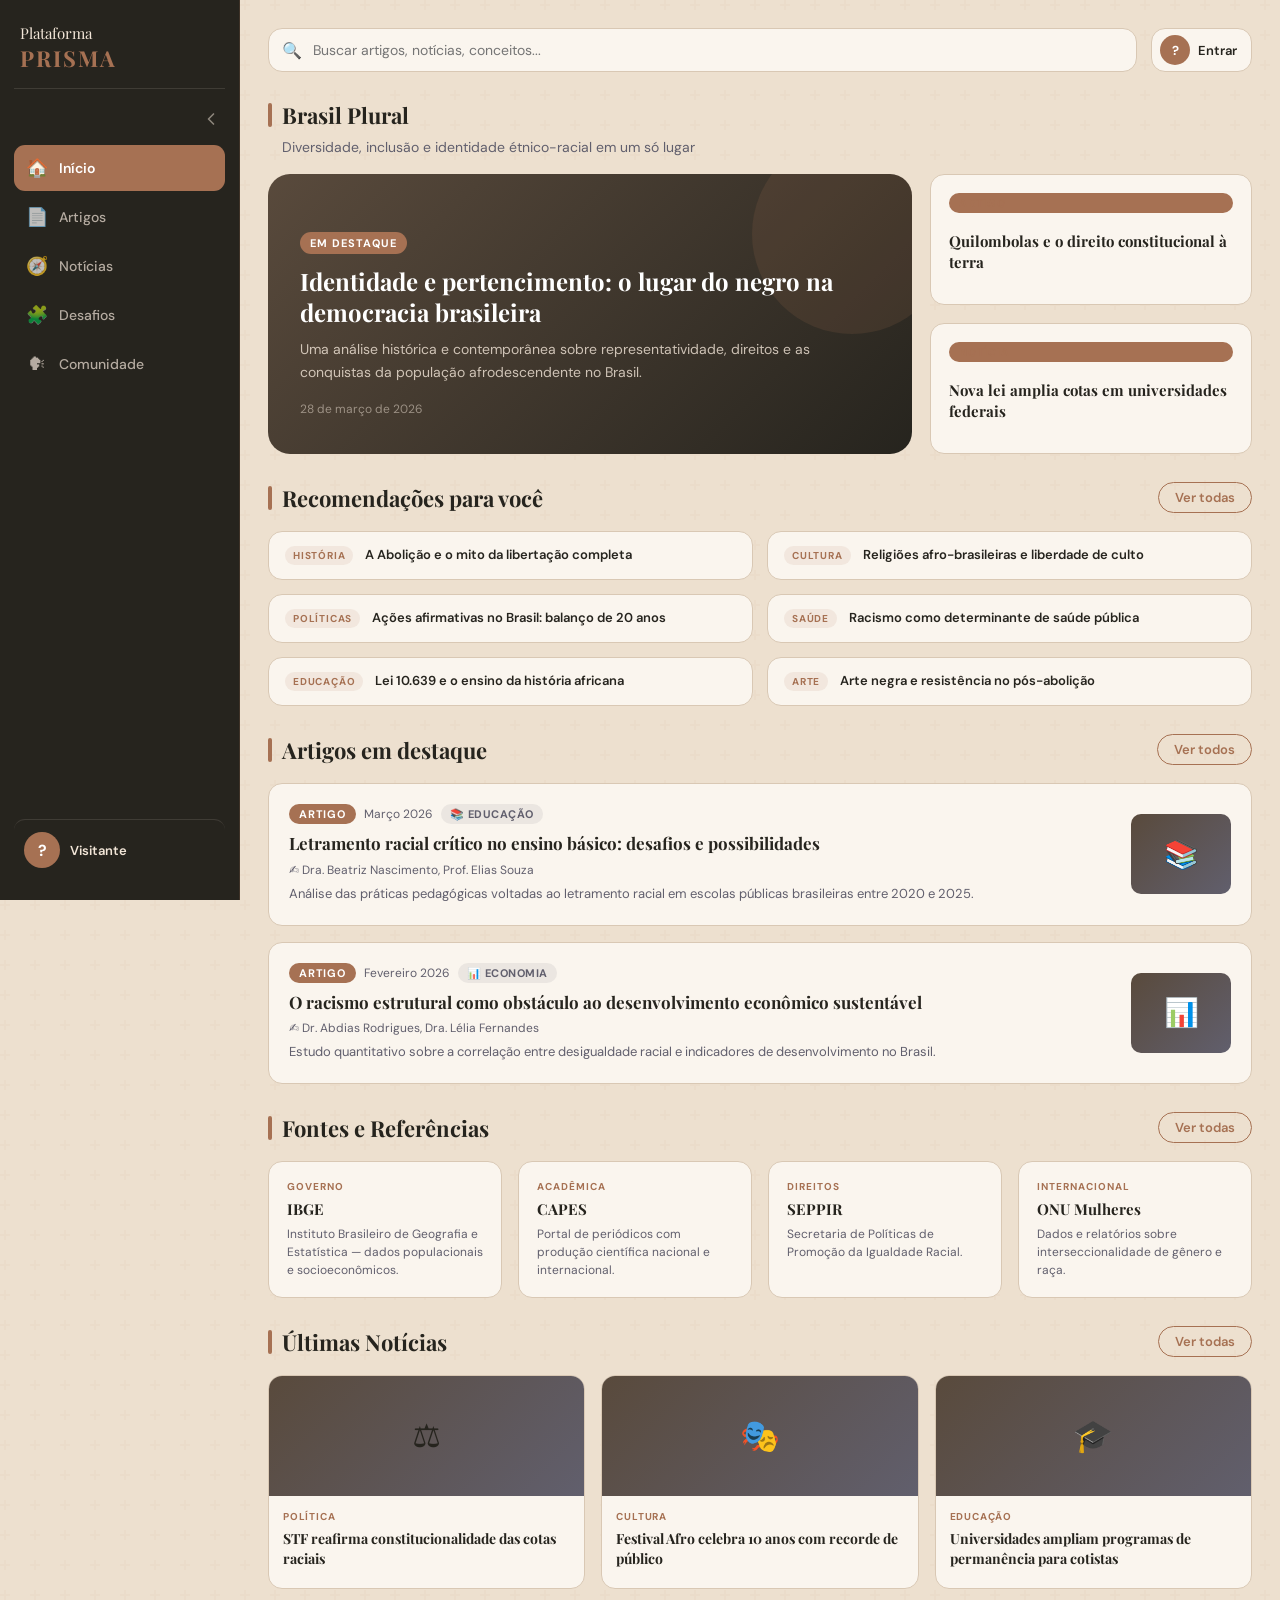
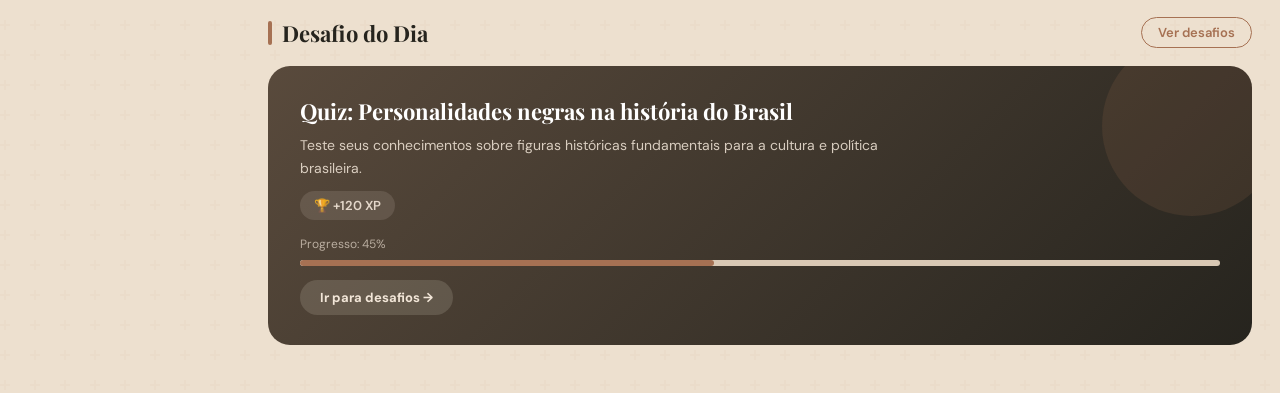
<file: index.html>
<!DOCTYPE html>
<html lang="pt-BR">
<head>
  <meta charset="UTF-8">
  <meta name="viewport" content="width=device-width, initial-scale=1.0">
  <title>Início — Plataforma PRISMA</title>
  <!-- Folha de estilos principal -->
  <link rel="stylesheet" href="style.css">
</head>
<body>

  <!-- Overlay escurecido para o menu mobile -->
  <div id="overlay"></div>

  <!-- Botão hamburguer (visível apenas em telas pequenas) -->
  <button id="btnMenu" class="btn-menu" aria-label="Abrir menu">☰</button>

  <div class="layout">

    <!-- SIDEBAR: injetada dinamicamente pelo script.js -->
    <aside id="sidebar" class="sidebar"></aside>

    <!-- CONTEÚDO PRINCIPAL -->
    <main class="conteudo">

      <!-- TOPBAR: barra superior com busca e perfil -->
      <header class="topbar">
        <div class="busca">
          <span class="busca-icon">🔍</span>
          <input type="text" id="campoBusca" placeholder="Buscar artigos, notícias, conceitos...">
        </div>
        <div class="perfil">
          <!-- Botão de perfil — preenchido pelo script.js conforme estado de login -->
          <button class="btn-perfil" id="btnAbrirPerfil">
            <div class="avatar-mini" id="avatarTopbar">?</div>
            <span id="nomeTopbar">Entrar</span>
          </button>
        </div>
      </header>

      <!-- FEED: conteúdo da página -->
      <section class="feed">

        <!-- ============================
             BLOCO 1 — Hero + Cards
        ============================= -->
        <div class="bloco bloco-topo">

          <div class="secao-header">
            <h1 class="titulo-bloco">Brasil Plural</h1>
          </div>
          <p class="subtitulo-bloco">Diversidade, inclusão e identidade étnico-racial em um só lugar</p>

          <!-- Grade principal: card destaque + cards menores -->
          <div class="hero-grid">
            <!-- Card destaque (grande, à esquerda) -->
            <div class="card-hero" id="cardDestaque">
              <!-- Preenchido pelo renderInicio() em script.js -->
            </div>
            <!-- Cards menores (à direita) -->
            <div class="card-mini" id="cardMini1"></div>
            <div class="card-mini" id="cardMini2"></div>
          </div>
        </div>

        <!-- ============================
             BLOCO 2 — Recomendações
        ============================= -->
        <div class="bloco bloco-recomendacoes">
          <div class="secao-header">
            <h2 class="titulo-bloco">Recomendações para você</h2>
            <button class="btn-ver-mais">Ver todas</button>
          </div>
          <!-- Grade de itens recomendados -->
          <div class="lista-items" id="listaRecomendacoes">
            <!-- Itens gerados pelo renderInicio() -->
          </div>
        </div>

        <!-- ============================
             BLOCO 3 — Artigos recentes (preview)
        ============================= -->
        <div class="bloco bloco-artigos">
          <div class="secao-header">
            <h2 class="titulo-bloco">Artigos em destaque</h2>
            <a href="artigos.html" class="btn-ver-mais">Ver todos</a>
          </div>
          <!-- Lista de artigos em destaque -->
          <div class="lista-artigos" id="listaArtigosInicio">
            <!-- Itens gerados pelo renderInicio() -->
          </div>
        </div>

        <!-- ============================
             BLOCO 4 — Fontes
        ============================= -->
        <div class="bloco bloco-fontes">
          <div class="secao-header">
            <h2 class="titulo-bloco">Fontes e Referências</h2>
            <button class="btn-ver-mais">Ver todas</button>
          </div>
          <!-- Grade de fontes de pesquisa -->
          <div class="grade-fontes" id="gradeFontes">
            <!-- Preenchido pelo renderInicio() -->
          </div>
        </div>

        <!-- ============================
             BLOCO 5 — Notícias (preview)
        ============================= -->
        <div class="bloco">
          <div class="secao-header">
            <h2 class="titulo-bloco">Últimas Notícias</h2>
            <a href="noticias.html" class="btn-ver-mais">Ver todas</a>
          </div>
          <!-- Grade de notícias médias -->
          <div class="grade-noticias-3col" id="gradeNoticiasInicio">
            <!-- Preenchido pelo renderInicio() -->
          </div>
        </div>

        <!-- ============================
             BLOCO 6 — Desafio do dia (preview)
        ============================= -->
        <div class="bloco">
          <div class="secao-header">
            <h2 class="titulo-bloco">Desafio do Dia</h2>
            <a href="desafios.html" class="btn-ver-mais">Ver desafios</a>
          </div>
          <!-- Card de desafio em miniatura -->
          <div id="desafioMiniInicio"></div>
        </div>

      </section>
    </main>
  </div>

  <!-- MODAL DE PERFIL / AUTENTICAÇÃO (injetado pelo script.js) -->
  <div id="modalPerfil" class="modal-overlay">
    <!-- Conteúdo inserido dinamicamente -->
  </div>

  <!-- Scripts: dados primeiro, depois lógica -->
  <script src="dados.js"></script>
  <script src="script.js"></script>
</body>
</html>
</file>
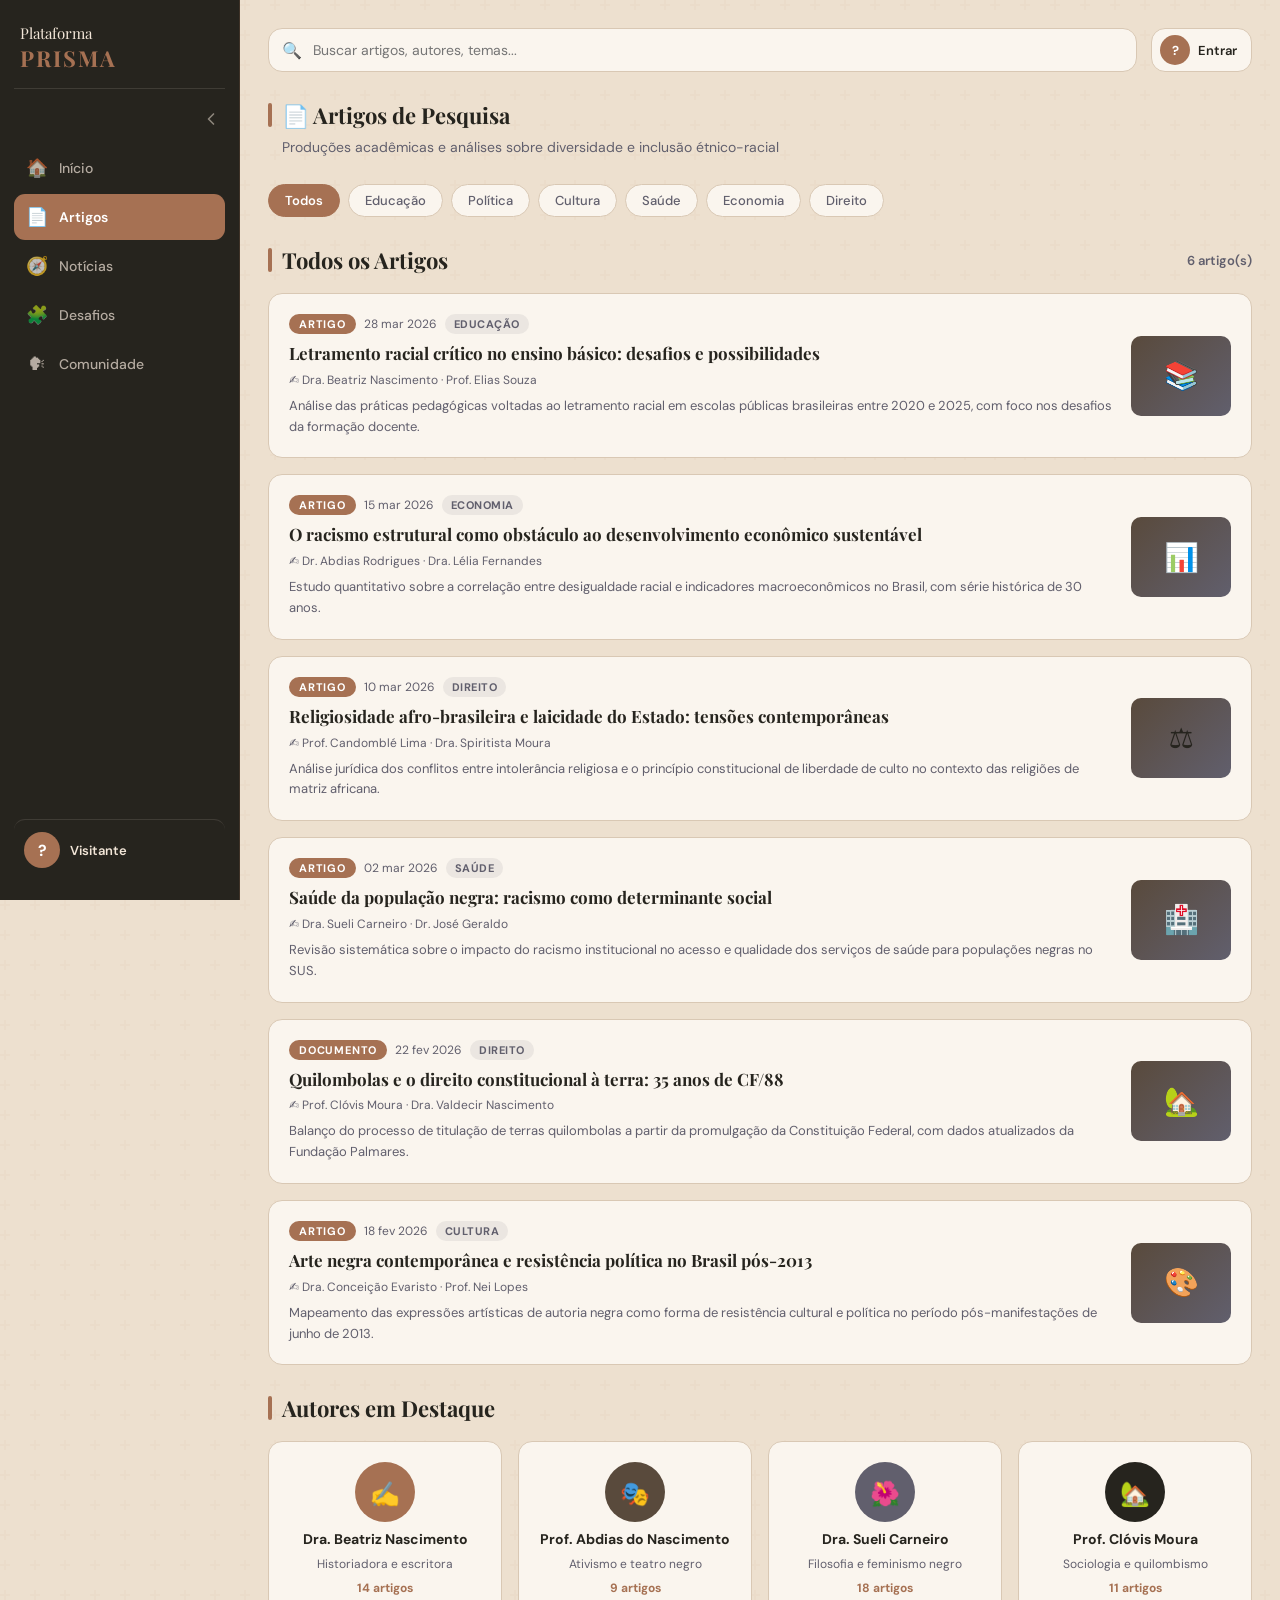
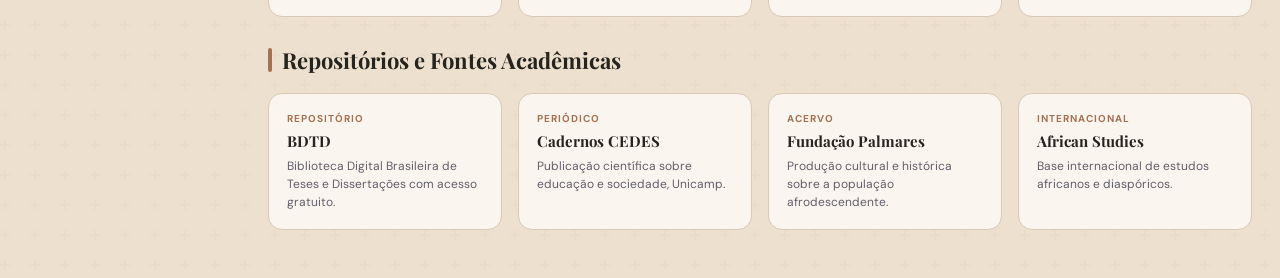
<file: artigos.html>
<!DOCTYPE html>
<html lang="pt-BR">
<head>
  <meta charset="UTF-8">
  <meta name="viewport" content="width=device-width, initial-scale=1.0">
  <title>Artigos — Plataforma PRISMA</title>
  <link rel="stylesheet" href="style.css">
</head>
<body>

  <div id="overlay"></div>
  <button id="btnMenu" class="btn-menu" aria-label="Abrir menu">☰</button>

  <div class="layout">
    <aside id="sidebar" class="sidebar"></aside>

    <main class="conteudo">

      <!-- Topbar com busca e perfil -->
      <header class="topbar">
        <div class="busca">
          <span class="busca-icon">🔍</span>
          <input type="text" id="campoBusca" placeholder="Buscar artigos, autores, temas...">
        </div>
        <div class="perfil">
          <button class="btn-perfil" id="btnAbrirPerfil">
            <div class="avatar-mini" id="avatarTopbar">?</div>
            <span id="nomeTopbar">Entrar</span>
          </button>
        </div>
      </header>

      <section class="feed">

        <!-- Cabeçalho da página -->
        <div class="bloco">
          <h2 class="titulo-bloco">📄 Artigos de Pesquisa</h2>
          <p class="subtitulo-bloco">Produções acadêmicas e análises sobre diversidade e inclusão étnico-racial</p>
        </div>

        <!-- ============================
             Filtros por área temática
        ============================= -->
        <div class="bloco">
          <div class="linha-categoria" id="filtrosArtigos">
            <!-- Botões de filtro gerados pelo renderArtigos() -->
          </div>
        </div>

        <!-- ============================
             Lista principal de artigos
             (inclui autores, datas, área)
        ============================= -->
        <div class="bloco">
          <div class="secao-header">
            <h2 class="titulo-bloco">Todos os Artigos</h2>
            <!-- Contador de artigos exibidos -->
            <span id="contadorArtigos" style="font-size:13px; color:var(--text-muted); font-weight:600;"></span>
          </div>
          <div class="lista-artigos" id="listaArtigos">
            <!-- Artigos com autores, área e resumo — gerados pelo renderArtigos() -->
          </div>
        </div>

        <!-- ============================
             Autores em destaque
        ============================= -->
        <div class="bloco">
          <h2 class="titulo-bloco">Autores em Destaque</h2>
          <!-- Grade de cards de autores -->
          <div class="grade-usuarios" id="gradeAutores">
            <!-- Preenchido pelo renderArtigos() -->
          </div>
        </div>

        <!-- ============================
             Fontes / Repositórios
        ============================= -->
        <div class="bloco">
          <h2 class="titulo-bloco">Repositórios e Fontes Acadêmicas</h2>
          <div class="grade-fontes" id="gradeFontesArtigos">
            <!-- Preenchido pelo renderArtigos() -->
          </div>
        </div>

      </section>
    </main>
  </div>

  <!-- Modal de perfil -->
  <div id="modalPerfil" class="modal-overlay"></div>

  <script src="dados.js"></script>
  <script src="script.js"></script>
</body>
</html>
</file>
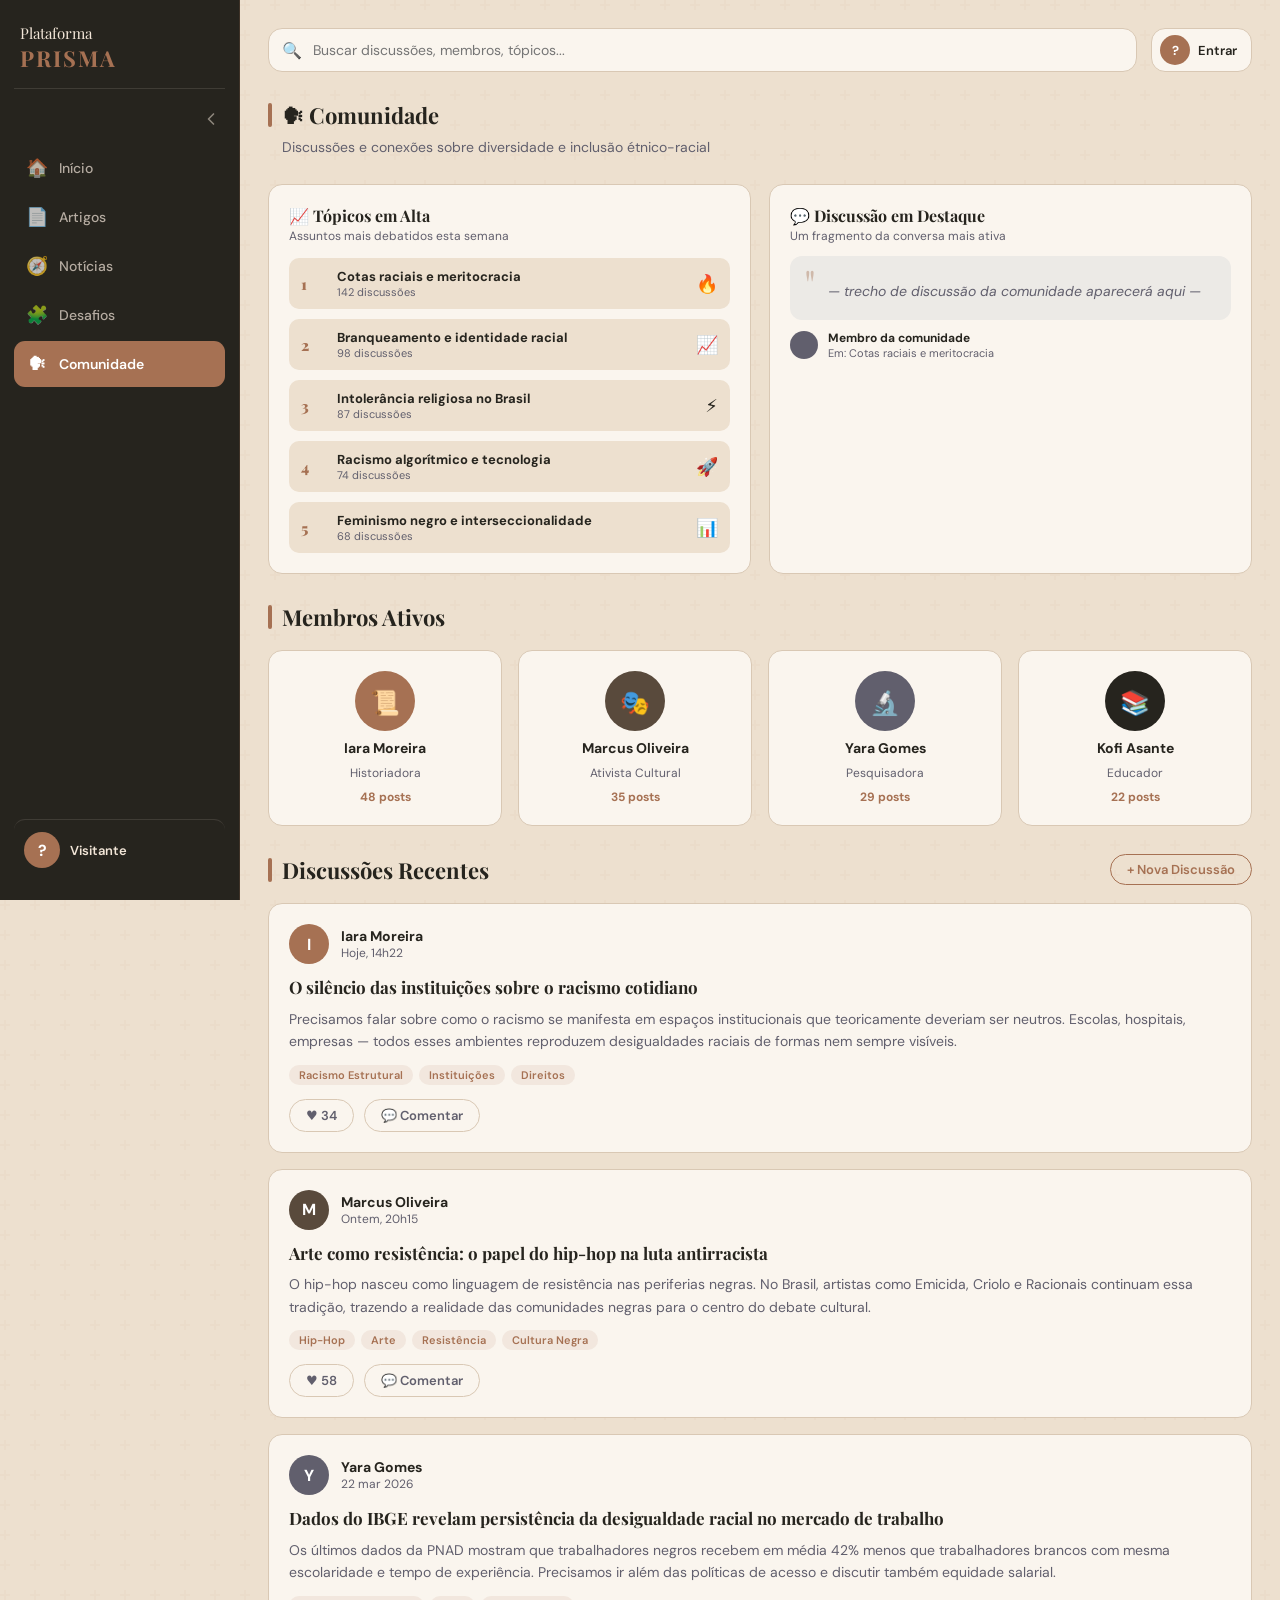
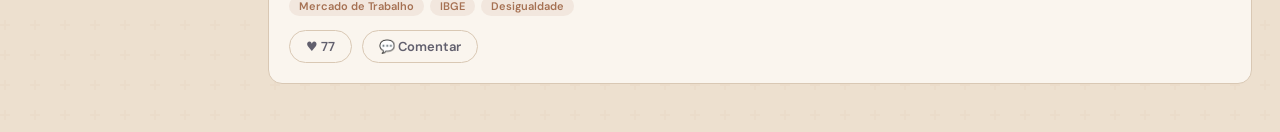
<file: comunidade.html>
<!DOCTYPE html>
<html lang="pt-BR">
<head>
  <meta charset="UTF-8">
  <meta name="viewport" content="width=device-width, initial-scale=1.0">
  <title>Comunidade — Plataforma PRISMA</title>
  <link rel="stylesheet" href="style.css">
</head>
<body>

  <div id="overlay"></div>
  <button id="btnMenu" class="btn-menu" aria-label="Abrir menu">☰</button>

  <div class="layout">
    <aside id="sidebar" class="sidebar"></aside>

    <main class="conteudo">

      <!-- Topbar -->
      <header class="topbar">
        <div class="busca">
          <span class="busca-icon">🔍</span>
          <input type="text" id="campoBusca" placeholder="Buscar discussões, membros, tópicos...">
        </div>
        <div class="perfil">
          <button class="btn-perfil" id="btnAbrirPerfil">
            <div class="avatar-mini" id="avatarTopbar">?</div>
            <span id="nomeTopbar">Entrar</span>
          </button>
        </div>
      </header>

      <section class="feed">

        <!-- Cabeçalho da página -->
        <div class="bloco">
          <h2 class="titulo-bloco">🗣 Comunidade</h2>
          <p class="subtitulo-bloco">Discussões e conexões sobre diversidade e inclusão étnico-racial</p>
        </div>

        <!-- ============================
             Widgets superiores: Tópicos + Discussão
             (ficam lado a lado em desktop)
        ============================= -->
        <div class="bloco">
          <div style="display:grid; grid-template-columns:1fr 1fr; gap:18px;">

            <!-- Widget: ranking de tópicos mais discutidos -->
            <div class="widget-topicos">
              <h3 style="font-family:var(--font-display); font-size:16px; font-weight:700; color:var(--text); margin-bottom:2px;">
                📈 Tópicos em Alta
              </h3>
              <p style="font-size:12px; color:var(--text-muted); margin-bottom:0;">
                Assuntos mais debatidos esta semana
              </p>
              <!-- Lista de tópicos com ranking e tendência -->
              <div class="topicos-lista" id="rankingTopicos">
                <!-- Preenchido pelo renderComunidade() -->
              </div>
            </div>

            <!-- Widget: trecho de discussão em destaque -->
            <div class="widget-discussao">
              <h3 style="font-family:var(--font-display); font-size:16px; font-weight:700; color:var(--text); margin-bottom:2px;">
                💬 Discussão em Destaque
              </h3>
              <p style="font-size:12px; color:var(--text-muted);">
                Um fragmento da conversa mais ativa
              </p>
              <!-- Bloco cinza com trecho + autor (sem texto real inventado) -->
              <div class="discussao-trecho">
                <p class="discussao-texto" id="trechoDiscussao">
                  <!-- Trecho inserido pelo renderComunidade() -->
                </p>
              </div>
              <!-- Metadados do autor da fala -->
              <div class="discussao-meta" id="metaDiscussao">
                <!-- Avatar e nome inseridos pelo renderComunidade() -->
              </div>
            </div>

          </div>
        </div>

        <!-- ============================
             Membros ativos da semana
        ============================= -->
        <div class="bloco">
          <div class="secao-header">
            <h2 class="titulo-bloco">Membros Ativos</h2>
          </div>
          <!-- Grade de cards de usuário com avatar, especialidade e posts -->
          <div class="grade-usuarios" id="gradeUsuarios">
            <!-- Preenchido pelo renderComunidade() -->
          </div>
        </div>

        <!-- ============================
             Discussões recentes (posts)
        ============================= -->
        <div class="bloco">
          <div class="secao-header">
            <h2 class="titulo-bloco">Discussões Recentes</h2>
            <button class="btn-ver-mais" id="btnNovoPost">+ Nova Discussão</button>
          </div>
          <!-- Lista de posts com curtidas e comentários -->
          <div class="lista-posts" id="listaPosts">
            <!-- Preenchido pelo renderComunidade() -->
          </div>
        </div>

      </section>
    </main>
  </div>

  <!-- Modal de perfil -->
  <div id="modalPerfil" class="modal-overlay"></div>

  <script src="dados.js"></script>
  <script src="script.js"></script>
</body>
</html>
</file>
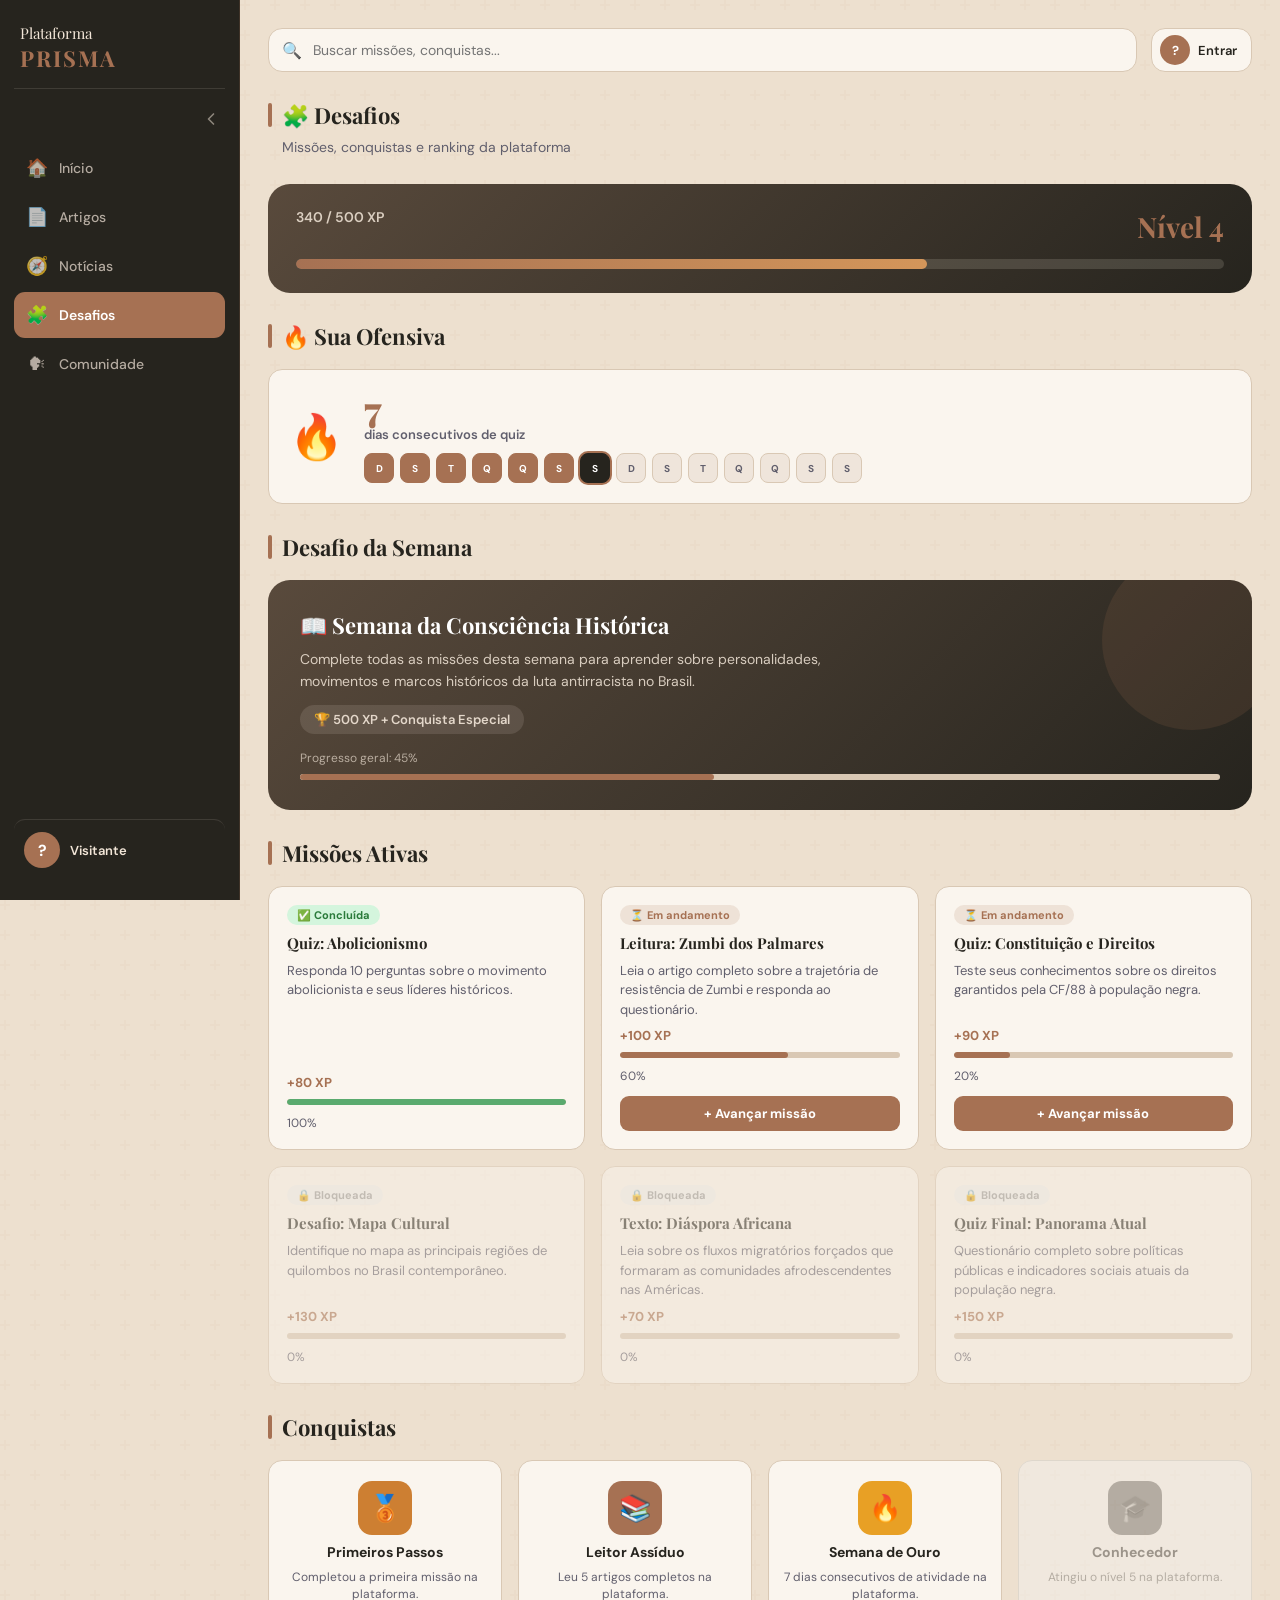
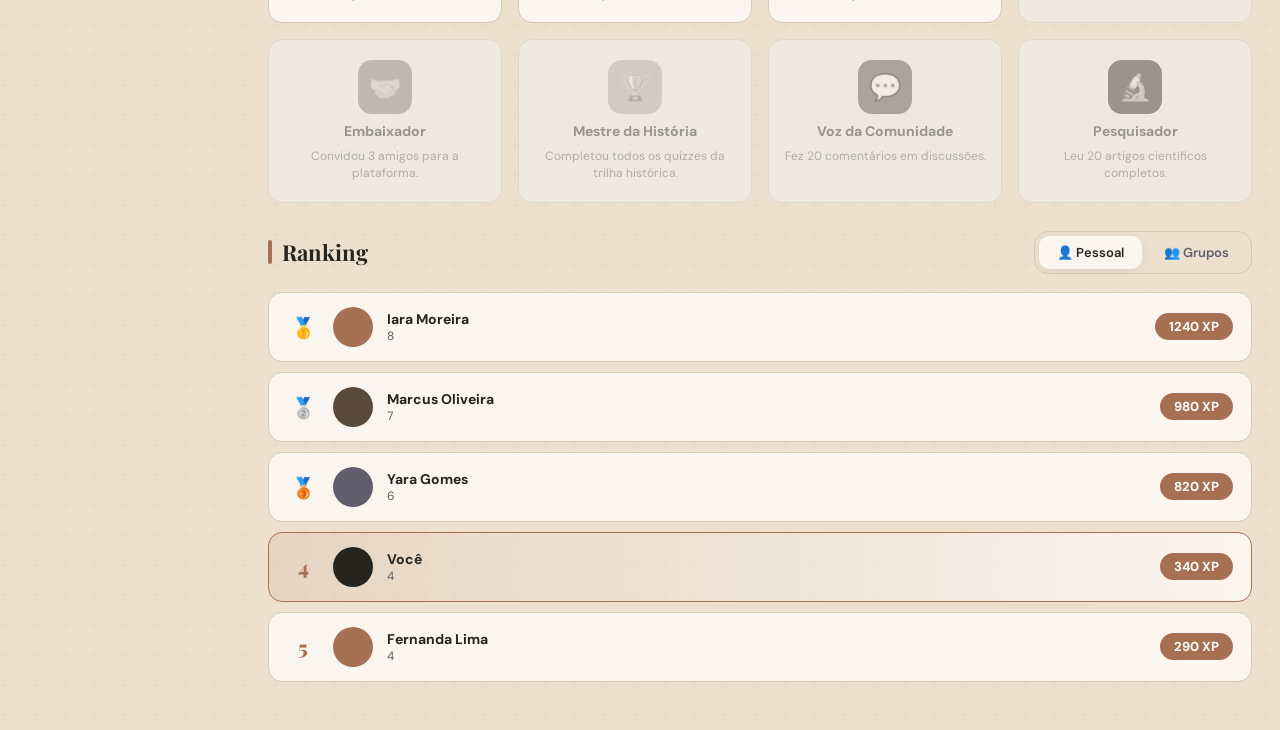
<file: desafios.html>
<!DOCTYPE html>
<html lang="pt-BR">
<head>
  <meta charset="UTF-8">
  <meta name="viewport" content="width=device-width, initial-scale=1.0">
  <title>Desafios — Plataforma PRISMA</title>
  <link rel="stylesheet" href="style.css">
</head>
<body>

  <div id="overlay"></div>
  <button id="btnMenu" class="btn-menu" aria-label="Abrir menu">☰</button>

  <div class="layout">
    <aside id="sidebar" class="sidebar"></aside>

    <main class="conteudo">

      <!-- Topbar -->
      <header class="topbar">
        <div class="busca">
          <span class="busca-icon">🔍</span>
          <input type="text" id="campoBusca" placeholder="Buscar missões, conquistas...">
        </div>
        <div class="perfil">
          <button class="btn-perfil" id="btnAbrirPerfil">
            <div class="avatar-mini" id="avatarTopbar">?</div>
            <span id="nomeTopbar">Entrar</span>
          </button>
        </div>
      </header>

      <section class="feed">

        <!-- Cabeçalho da página -->
        <div class="bloco">
          <h2 class="titulo-bloco">🧩 Desafios</h2>
          <p class="subtitulo-bloco">Missões, conquistas e ranking da plataforma</p>
        </div>

        <!-- ============================
             Barra de XP + Nível do usuário
        ============================= -->
        <div class="bloco">
          <div class="card-xp">
            <div class="xp-topo">
              <div>
                <div class="xp-label" id="xpTexto">Carregando...</div>
              </div>
              <!-- Exibe nível atual -->
              <div class="xp-nivel" id="xpNivel">—</div>
            </div>
            <!-- Barra de progresso de XP -->
            <div class="barra-xp-track">
              <div class="barra-xp-fill" id="xpBar" style="width:0%"></div>
            </div>
          </div>
        </div>

        <!-- ============================
             Widget de Ofensiva (streak)
             Exibe dias consecutivos de quiz
        ============================= -->
        <div class="bloco">
          <div class="secao-header">
            <h2 class="titulo-bloco">🔥 Sua Ofensiva</h2>
          </div>
          <!-- Widget com chama e calendário de dias -->
          <div class="widget-ofensiva" id="widgetOfensiva">
            <!-- Preenchido pelo renderDesafios() -->
          </div>
        </div>

        <!-- ============================
             Desafio principal da semana
        ============================= -->
        <div class="bloco">
          <div class="secao-header">
            <h2 class="titulo-bloco">Desafio da Semana</h2>
          </div>
          <!-- Card grande com progresso geral -->
          <div class="card-desafio-principal" id="desafioPrincipal">
            <!-- Preenchido pelo renderDesafios() -->
          </div>
        </div>

        <!-- ============================
             Missões ativas
        ============================= -->
        <div class="bloco">
          <h2 class="titulo-bloco">Missões Ativas</h2>
          <!-- Grade de cards de missão com botão de avançar -->
          <div class="grade-desafios" id="gradeMissoes">
            <!-- Preenchido pelo renderDesafios() -->
          </div>
        </div>

        <!-- ============================
             Conquistas desbloqueáveis
        ============================= -->
        <div class="bloco">
          <h2 class="titulo-bloco">Conquistas</h2>
          <!-- Grade com medalhas, bloqueadas ou não -->
          <div class="conquistas-grade" id="gradeConquistas">
            <!-- Preenchido pelo renderDesafios() -->
          </div>
        </div>

        <!-- ============================
             Ranking — abas Pessoal / Grupos
        ============================= -->
        <div class="bloco">
          <div class="secao-header">
            <h2 class="titulo-bloco">Ranking</h2>
            <!-- Alternância entre ranking pessoal e de grupos -->
            <div class="ranking-tabs" id="rankingTabs">
              <button class="ranking-tab ativa" data-tab="pessoal">👤 Pessoal</button>
              <button class="ranking-tab" data-tab="grupos">👥 Grupos</button>
            </div>
          </div>
          <!-- Lista de posições do ranking ativo -->
          <div class="grade-ranking" id="gradeRanking">
            <!-- Preenchido pelo renderDesafios() -->
          </div>
        </div>

      </section>
    </main>
  </div>

  <!-- Modal de perfil -->
  <div id="modalPerfil" class="modal-overlay"></div>

  <script src="dados.js"></script>
  <script src="script.js"></script>
</body>
</html>
</file>
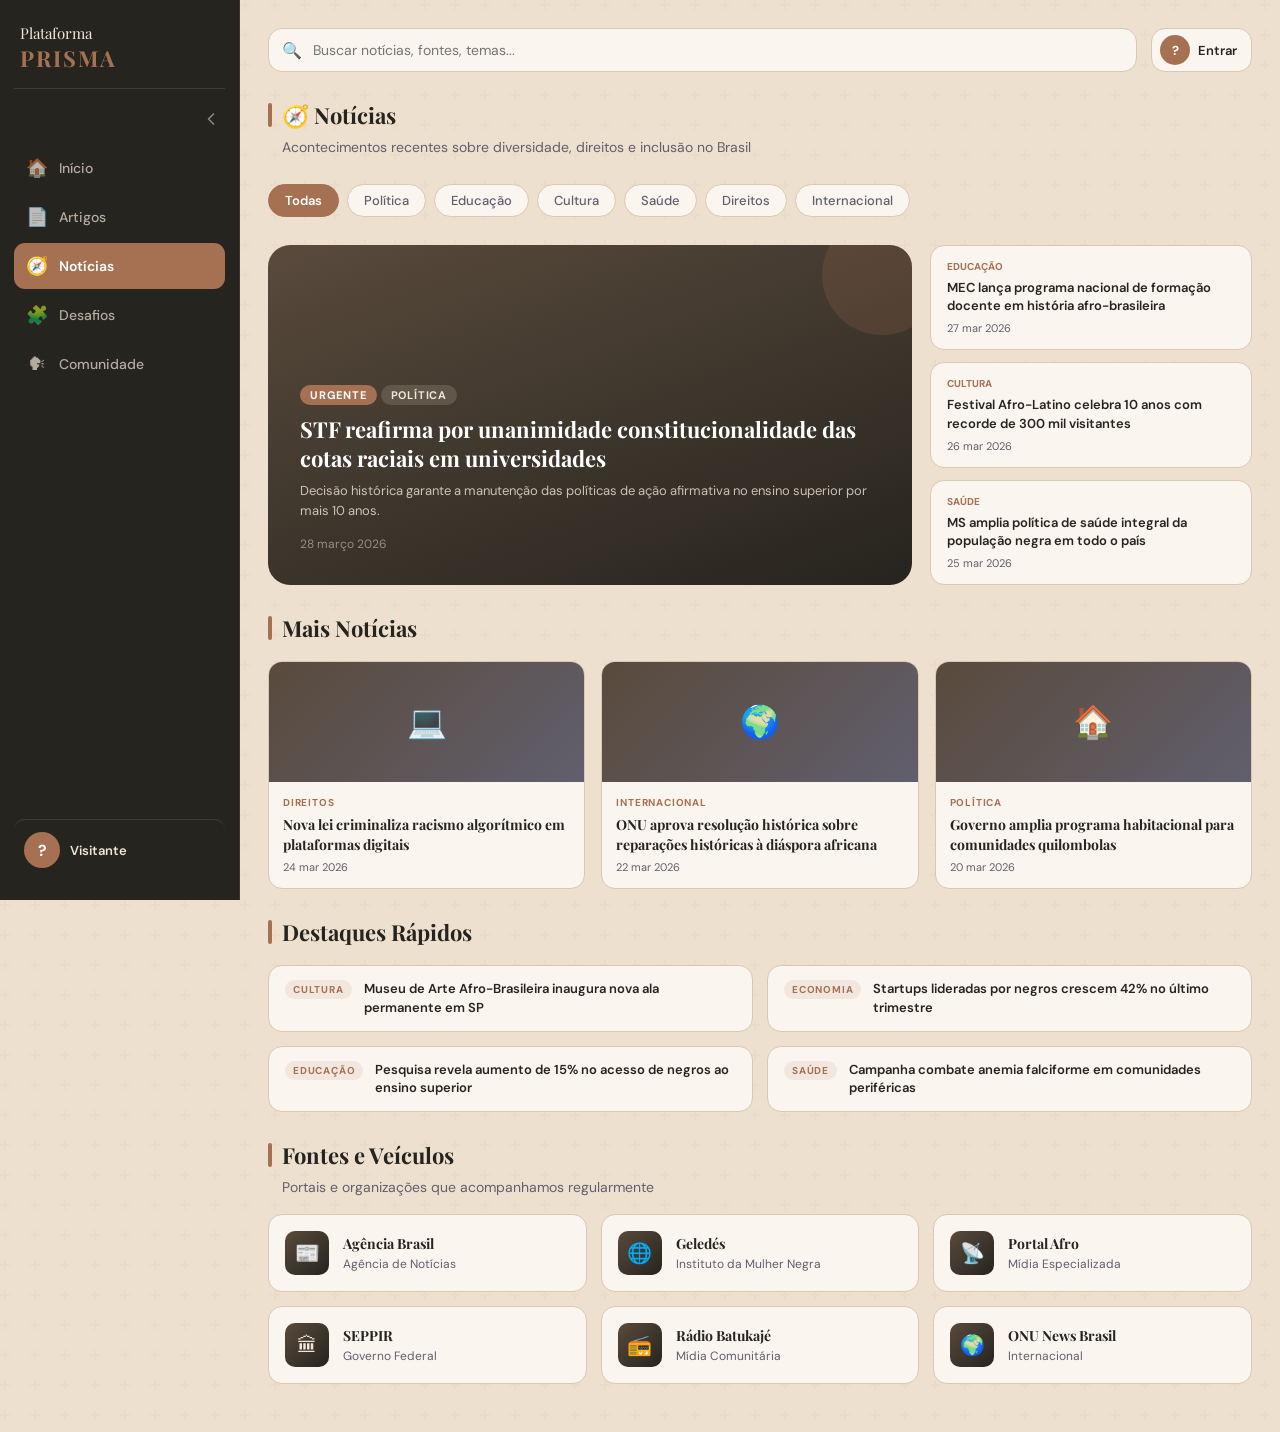
<file: noticias.html>
<!DOCTYPE html>
<html lang="pt-BR">
<head>
  <meta charset="UTF-8">
  <meta name="viewport" content="width=device-width, initial-scale=1.0">
  <title>Notícias — Plataforma PRISMA</title>
  <link rel="stylesheet" href="style.css">
</head>
<body>

  <div id="overlay"></div>
  <button id="btnMenu" class="btn-menu" aria-label="Abrir menu">☰</button>

  <div class="layout">
    <aside id="sidebar" class="sidebar"></aside>

    <main class="conteudo">

      <!-- Topbar -->
      <header class="topbar">
        <div class="busca">
          <span class="busca-icon">🔍</span>
          <input type="text" id="campoBusca" placeholder="Buscar notícias, fontes, temas...">
        </div>
        <div class="perfil">
          <button class="btn-perfil" id="btnAbrirPerfil">
            <div class="avatar-mini" id="avatarTopbar">?</div>
            <span id="nomeTopbar">Entrar</span>
          </button>
        </div>
      </header>

      <section class="feed">

        <!-- Cabeçalho da página -->
        <div class="bloco">
          <h2 class="titulo-bloco">🧭 Notícias</h2>
          <p class="subtitulo-bloco">Acontecimentos recentes sobre diversidade, direitos e inclusão no Brasil</p>
        </div>

        <!-- ============================
             Filtros de categoria
        ============================= -->
        <div class="bloco">
          <div class="linha-categoria" id="filtrosNoticias">
            <!-- Botões de categoria gerados pelo renderNoticias() -->
          </div>
        </div>

        <!-- ============================
             Destaque principal + lateral
        ============================= -->
        <div class="bloco">
          <div class="grade-destaque-noticias">
            <!-- Notícia destaque grande -->
            <div class="card-noticia-grande" id="noticiaDestaque">
              <!-- Preenchido pelo renderNoticias() -->
            </div>
            <!-- Coluna com notícias laterais menores -->
            <div class="coluna-lateral-noticias" id="noticiasLaterais">
              <!-- Preenchido pelo renderNoticias() -->
            </div>
          </div>
        </div>

        <!-- ============================
             Grade de notícias médias
        ============================= -->
        <div class="bloco">
          <h2 class="titulo-bloco">Mais Notícias</h2>
          <div class="grade-noticias-3col" id="gradeNoticias">
            <!-- Preenchido pelo renderNoticias() -->
          </div>
        </div>

        <!-- ============================
             Destaques rápidos (lista)
        ============================= -->
        <div class="bloco">
          <h2 class="titulo-bloco">Destaques Rápidos</h2>
          <div class="lista-items" id="listaNoticias">
            <!-- Itens gerados pelo renderNoticias() -->
          </div>
        </div>

        <!-- ============================
             Fontes de notícias
             (veículos e organizações)
        ============================= -->
        <div class="bloco">
          <h2 class="titulo-bloco">Fontes e Veículos</h2>
          <p class="subtitulo-bloco">Portais e organizações que acompanhamos regularmente</p>
          <div class="grade-fontes-noticias" id="gradeFontesNoticias">
            <!-- Preenchido pelo renderNoticias() -->
          </div>
        </div>

      </section>
    </main>
  </div>

  <!-- Modal de perfil -->
  <div id="modalPerfil" class="modal-overlay"></div>

  <script src="dados.js"></script>
  <script src="script.js"></script>
</body>
</html>
</file>
<file: style.css>
/* ================================================
   PLATAFORMA BRASIL PLURAL — PRISMA
   Paleta: #26241E | #594A3C | #A67153 | #615F6D | #F2E6D8
   Responsivo: mobile, tablet, notebook, desktop
================================================ */

/* ---- Importação de fontes distintas ---- */
@import url('https://fonts.googleapis.com/css2?family=Playfair+Display:wght@400;700;900&family=DM+Sans:wght@300;400;500;600;700&display=swap');

/* ================================================
   VARIÁVEIS GLOBAIS
================================================ */
:root {
  /* Paleta principal */
  --c-dark:    #26241E;   /* fundo escuro / texto principal */
  --c-brown:   #594A3C;   /* sidebar / cards secundários */
  --c-copper:  #A67153;   /* accent / destaques */
  --c-slate:   #615F6D;   /* secundário azulado */
  --c-cream:   #F2E6D8;   /* fundo claro / superfícies */

  /* Derivados funcionais */
  --bg:            #EDE0CF;          /* fundo geral */
  --bg-card:       #FAF5EE;          /* cards brancos */
  --sidebar-bg:    var(--c-dark);    /* fundo sidebar */
  --accent:        var(--c-copper);  /* cor de destaque */
  --accent-dark:   #8A5A3A;          /* accent escuro */
  --text:          var(--c-dark);    /* texto principal */
  --text-muted:    var(--c-slate);   /* texto secundário */
  --text-light:    var(--c-cream);   /* texto em fundo escuro */
  --border:        #D9C8B4;          /* bordas suaves */

  /* Tipografia */
  --font-display: 'Playfair Display', Georgia, serif;
  --font-body:    'DM Sans', system-ui, sans-serif;

  /* Layout */
  --sidebar-width:     240px;
  --sidebar-collapsed: 68px;
  --radius:     14px;
  --radius-lg:  22px;
  --radius-xl:  30px;
  --transition: 0.28s cubic-bezier(.4,0,.2,1);

  /* Sombras */
  --shadow-sm:  0 2px 8px rgba(38,36,30,.08);
  --shadow-md:  0 6px 20px rgba(38,36,30,.12);
  --shadow-lg:  0 12px 40px rgba(38,36,30,.18);
}

/* ================================================
   RESET & BASE
================================================ */
*, *::before, *::after {
  margin: 0;
  padding: 0;
  box-sizing: border-box;
}

html { scroll-behavior: smooth; }

body {
  font-family: var(--font-body);
  background: var(--bg);
  color: var(--text);
  min-height: 100vh;
  overflow-x: hidden;
  /* Textura sutil no fundo */
  background-image: url("data:image/svg+xml,%3Csvg width='60' height='60' viewBox='0 0 60 60' xmlns='http://www.w3.org/2000/svg'%3E%3Cg fill='none' fill-rule='evenodd'%3E%3Cg fill='%23A67153' fill-opacity='0.04'%3E%3Cpath d='M36 34v-4h-2v4h-4v2h4v4h2v-4h4v-2h-4zm0-30V0h-2v4h-4v2h4v4h2V6h4V4h-4zM6 34v-4H4v4H0v2h4v4h2v-4h4v-2H6zM6 4V0H4v4H0v2h4v4h2V6h4V4H6z'/%3E%3C/g%3E%3C/g%3E%3C/svg%3E");
}

a { text-decoration: none; color: inherit; }
button { font-family: var(--font-body); cursor: pointer; border: none; }
img { max-width: 100%; display: block; }

/* ================================================
   OVERLAY MOBILE
================================================ */
#overlay {
  display: none;
  position: fixed;
  inset: 0;
  background: rgba(38,36,30,0.55);
  z-index: 1000;
  backdrop-filter: blur(2px);
}
#overlay.show { display: block; }

/* Botão hamburguer — visível só no mobile */
.btn-menu {
  display: none;
  position: fixed;
  top: 14px;
  left: 14px;
  z-index: 1200;
  background: var(--c-dark);
  color: var(--c-cream);
  border: none;
  border-radius: 10px;
  width: 42px;
  height: 42px;
  font-size: 20px;
  box-shadow: var(--shadow-md);
}

/* ================================================
   LAYOUT PRINCIPAL
================================================ */
.layout {
  display: flex;
  min-height: 100vh;
}

/* Área de conteúdo — empurrada pela sidebar */
.conteudo {
  margin-left: var(--sidebar-width);
  flex: 1;
  padding: 28px 28px 48px;
  max-width: 1380px;
  transition: margin-left var(--transition);
}

/* Sidebar colapsada — conteúdo se ajusta */
body.sidebar-collapsed .conteudo {
  margin-left: var(--sidebar-collapsed);
}

/* ================================================
   SIDEBAR
================================================ */
.sidebar {
  position: fixed;
  left: 0; top: 0;
  width: var(--sidebar-width);
  height: 100vh;
  background: var(--sidebar-bg);
  padding: 24px 14px 20px;
  display: flex;
  flex-direction: column;
  gap: 0;
  overflow-y: auto;
  overflow-x: hidden;
  transition: width var(--transition), padding var(--transition);
  z-index: 1001;
  /* Linha decorativa direita */
  border-right: 1px solid rgba(166,113,83,.2);
}

/* Estado colapsado */
body.sidebar-collapsed .sidebar {
  width: var(--sidebar-collapsed);
  padding: 24px 10px 20px;
}

/* --- Logo --- */
.logo {
  font-family: var(--font-display);
  font-size: 15px;
  color: var(--c-cream);
  line-height: 1.3;
  padding: 0 6px 16px;
  border-bottom: 1px solid rgba(242,230,216,.12);
  margin-bottom: 14px;
  white-space: nowrap;
  overflow: hidden;
  transition: opacity var(--transition), height var(--transition);
}

.logo strong {
  display: block;
  font-size: 22px;
  color: var(--c-copper);
  letter-spacing: 2px;
}

body.sidebar-collapsed .logo {
  opacity: 0;
  height: 0;
  padding: 0;
  margin: 0;
  pointer-events: none;
}

/* --- Botão toggle (desktop) --- */
.btn-toggle-sidebar {
  width: 100%;
  background: none;
  border: none;
  display: flex;
  align-items: center;
  justify-content: flex-end;
  padding: 6px 4px;
  margin-bottom: 10px;
  border-radius: 8px;
  color: rgba(242,230,216,.5);
  transition: background var(--transition), color var(--transition);
}

.btn-toggle-sidebar:hover {
  background: rgba(242,230,216,.08);
  color: var(--c-cream);
}

.toggle-icon {
  width: 20px; height: 20px;
  transition: transform var(--transition);
  flex-shrink: 0;
}

body.sidebar-collapsed .toggle-icon { transform: rotate(180deg); }

/* --- Navegação --- */
.sidebar nav {
  flex: 1;
  display: flex;
  flex-direction: column;
  gap: 3px;
}

.btn-nav {
  display: flex;
  align-items: center;
  gap: 11px;
  padding: 11px 12px;
  border-radius: 11px;
  background: transparent;
  color: rgba(242,230,216,.7);
  font-size: 14px;
  font-weight: 500;
  text-decoration: none;
  white-space: nowrap;
  overflow: hidden;
  transition: all var(--transition);
  position: relative;
}

.btn-nav .nav-icon {
  font-size: 18px;
  flex-shrink: 0;
  width: 22px;
  text-align: center;
}

.btn-nav .nav-label {
  flex: 1;
  overflow: hidden;
  text-overflow: ellipsis;
  transition: opacity var(--transition), width var(--transition);
}

body.sidebar-collapsed .btn-nav .nav-label {
  opacity: 0;
  width: 0;
}

.btn-nav:hover {
  background: rgba(166,113,83,.2);
  color: var(--c-cream);
}

/* Item ativo */
.btn-nav.active {
  background: var(--c-copper);
  color: #fff;
  font-weight: 600;
}

/* Tooltip no modo colapsado */
body.sidebar-collapsed .btn-nav::after {
  content: attr(data-tooltip);
  position: absolute;
  left: calc(var(--sidebar-collapsed) + 4px);
  top: 50%;
  transform: translateY(-50%);
  background: var(--c-brown);
  color: var(--c-cream);
  padding: 6px 12px;
  border-radius: 8px;
  font-size: 13px;
  white-space: nowrap;
  opacity: 0;
  pointer-events: none;
  transition: opacity 0.15s;
  z-index: 2000;
  box-shadow: var(--shadow-md);
}

body.sidebar-collapsed .btn-nav:hover::after { opacity: 1; }

/* --- Perfil mini na sidebar --- */
.sidebar-perfil {
  margin-top: auto;
  padding-top: 16px;
  border-top: 1px solid rgba(242,230,216,.12);
  display: flex;
  align-items: center;
  gap: 10px;
  cursor: pointer;
  border-radius: 11px;
  padding: 12px 10px;
  transition: background var(--transition);
  overflow: hidden;
}

.sidebar-perfil:hover { background: rgba(242,230,216,.08); }

.sidebar-avatar {
  width: 36px; height: 36px;
  border-radius: 50%;
  background: var(--c-copper);
  display: flex;
  align-items: center;
  justify-content: center;
  font-size: 16px;
  flex-shrink: 0;
  color: #fff;
  font-weight: 700;
}

.sidebar-nome {
  font-size: 13px;
  color: var(--c-cream);
  font-weight: 600;
  overflow: hidden;
  text-overflow: ellipsis;
  white-space: nowrap;
  transition: opacity var(--transition);
}

body.sidebar-collapsed .sidebar-nome { opacity: 0; width: 0; }

/* ================================================
   TOPBAR
================================================ */
.topbar {
  display: flex;
  align-items: center;
  gap: 14px;
  margin-bottom: 28px;
}

/* Campo de busca */
.busca {
  flex: 1;
  position: relative;
}

.busca input {
  width: 100%;
  height: 44px;
  background: var(--bg-card);
  border: 1.5px solid var(--border);
  border-radius: var(--radius);
  padding: 0 16px 0 44px;
  font-size: 14px;
  color: var(--text);
  font-family: var(--font-body);
  outline: none;
  transition: border-color var(--transition), box-shadow var(--transition);
}

.busca input:focus {
  border-color: var(--accent);
  box-shadow: 0 0 0 3px rgba(166,113,83,.15);
}

.busca-icon {
  position: absolute;
  left: 14px;
  top: 50%;
  transform: translateY(-50%);
  color: var(--text-muted);
  font-size: 16px;
  pointer-events: none;
}

/* Área do perfil no topo */
.perfil {
  display: flex;
  align-items: center;
  gap: 10px;
  flex-shrink: 0;
}

.btn-perfil {
  display: flex;
  align-items: center;
  gap: 8px;
  background: var(--bg-card);
  border: 1.5px solid var(--border);
  border-radius: var(--radius);
  padding: 6px 14px 6px 8px;
  font-size: 13px;
  font-weight: 600;
  color: var(--text);
  cursor: pointer;
  transition: all var(--transition);
}

.btn-perfil:hover {
  border-color: var(--accent);
  box-shadow: var(--shadow-sm);
}

.btn-perfil .avatar-mini {
  width: 30px; height: 30px;
  border-radius: 50%;
  background: var(--c-copper);
  display: flex;
  align-items: center;
  justify-content: center;
  color: #fff;
  font-size: 13px;
  font-weight: 700;
}

/* ================================================
   FEED — estrutura geral
================================================ */
.feed {
  display: flex;
  flex-direction: column;
  gap: 28px;
}

/* Bloco de seção */
.bloco {
  display: flex;
  flex-direction: column;
  gap: 18px;
}

/* Animação de entrada via IntersectionObserver */
.bloco.reveal {
  opacity: 0;
  transform: translateY(20px);
  transition: opacity 0.5s ease var(--delay, 0ms), transform 0.5s ease var(--delay, 0ms);
}

.bloco.reveal.visivel {
  opacity: 1;
  transform: translateY(0);
}

/* Cabeçalho de seção com linha decorativa */
.secao-header {
  display: flex;
  align-items: center;
  justify-content: space-between;
  gap: 12px;
}

.titulo-bloco {
  font-family: var(--font-display);
  font-size: 22px;
  font-weight: 700;
  color: var(--c-dark);
  position: relative;
  padding-left: 14px;
}

/* Barra vertical decorativa antes do título */
.titulo-bloco::before {
  content: '';
  position: absolute;
  left: 0; top: 10%;
  width: 4px;
  height: 80%;
  background: var(--c-copper);
  border-radius: 4px;
}

.subtitulo-bloco {
  font-size: 14px;
  color: var(--text-muted);
  margin-top: -10px;
  padding-left: 14px;
}

.btn-ver-mais {
  font-size: 13px;
  font-weight: 600;
  color: var(--c-copper);
  background: none;
  border: 1.5px solid var(--c-copper);
  border-radius: 20px;
  padding: 6px 16px;
  transition: all var(--transition);
  white-space: nowrap;
}

.btn-ver-mais:hover {
  background: var(--c-copper);
  color: #fff;
}

/* ================================================
   CARD BASE REUTILIZÁVEL
================================================ */
.card-base {
  background: var(--bg-card);
  border-radius: var(--radius);
  border: 1px solid var(--border);
  padding: 20px;
  transition: transform 0.25s ease, box-shadow 0.25s ease;
}

.card-base:hover {
  transform: translateY(-4px);
  box-shadow: var(--shadow-md);
}

/* ================================================
   INÍCIO — Hero destaque
================================================ */
.hero-grid {
  display: grid;
  grid-template-columns: 2fr 1fr;
  grid-template-rows: auto auto;
  gap: 18px;
}

/* Card de destaque grande */
.card-hero {
  grid-column: 1;
  grid-row: 1 / 3;
  background: linear-gradient(135deg, var(--c-brown) 0%, var(--c-dark) 100%);
  border-radius: var(--radius-lg);
  padding: 36px 32px;
  min-height: 280px;
  display: flex;
  flex-direction: column;
  justify-content: flex-end;
  position: relative;
  overflow: hidden;
  cursor: pointer;
  transition: transform 0.3s ease, box-shadow 0.3s ease;
}

.card-hero::before {
  content: '';
  position: absolute;
  top: -40px; right: -40px;
  width: 200px; height: 200px;
  border-radius: 50%;
  background: rgba(166,113,83,.15);
}

.card-hero:hover {
  transform: translateY(-5px);
  box-shadow: var(--shadow-lg);
}

.card-hero .card-tag {
  display: inline-block;
  background: var(--c-copper);
  color: #fff;
  font-size: 11px;
  font-weight: 700;
  text-transform: uppercase;
  letter-spacing: 1px;
  padding: 4px 10px;
  border-radius: 20px;
  margin-bottom: 12px;
  width: fit-content;
}

.card-hero .card-titulo {
  font-family: var(--font-display);
  font-size: 24px;
  font-weight: 700;
  color: #fff;
  line-height: 1.3;
  margin-bottom: 10px;
}

.card-hero .card-desc {
  font-size: 14px;
  color: rgba(242,230,216,.8);
  line-height: 1.6;
  margin-bottom: 14px;
}

.card-hero .card-data {
  font-size: 12px;
  color: rgba(242,230,216,.5);
}

/* Cards laterais pequenos */
.card-mini {
  background: var(--bg-card);
  border-radius: var(--radius);
  border: 1px solid var(--border);
  padding: 18px;
  cursor: pointer;
  transition: transform 0.25s ease, box-shadow 0.25s ease;
  display: flex;
  flex-direction: column;
  gap: 8px;
}

.card-mini:hover {
  transform: translateY(-4px);
  box-shadow: var(--shadow-md);
}

.card-mini .card-tag {
  font-size: 11px;
  font-weight: 700;
  text-transform: uppercase;
  letter-spacing: 0.8px;
  color: var(--c-copper);
}

.card-mini .card-titulo-sm {
  font-family: var(--font-display);
  font-size: 15px;
  font-weight: 700;
  color: var(--text);
  line-height: 1.4;
}

/* ================================================
   LISTA DE ITENS (notícias rápidas)
================================================ */
.lista-items {
  display: grid;
  grid-template-columns: 1fr 1fr;
  gap: 14px;
}

.item-lista {
  background: var(--bg-card);
  border: 1px solid var(--border);
  border-radius: var(--radius);
  padding: 14px 16px;
  display: flex;
  gap: 12px;
  align-items: flex-start;
  cursor: pointer;
  transition: transform 0.25s ease, box-shadow 0.25s ease;
}

.item-lista:hover {
  transform: translateY(-3px);
  box-shadow: var(--shadow-sm);
}

.item-lista .item-cat {
  font-size: 10px;
  font-weight: 700;
  text-transform: uppercase;
  letter-spacing: 0.8px;
  color: var(--c-copper);
  background: rgba(166,113,83,.1);
  padding: 3px 8px;
  border-radius: 20px;
  white-space: nowrap;
  flex-shrink: 0;
}

.item-lista .item-titulo {
  font-size: 13px;
  font-weight: 600;
  color: var(--text);
  line-height: 1.4;
}

/* ================================================
   CARDS DE FONTE
================================================ */
.grade-fontes {
  display: grid;
  grid-template-columns: repeat(4, 1fr);
  gap: 16px;
}

.card-fonte {
  background: var(--bg-card);
  border: 1px solid var(--border);
  border-radius: var(--radius);
  padding: 18px;
  transition: transform 0.25s ease, box-shadow 0.25s ease;
  cursor: pointer;
}

.card-fonte:hover {
  transform: translateY(-4px);
  box-shadow: var(--shadow-md);
}

.fonte-cat {
  font-size: 10px;
  font-weight: 700;
  text-transform: uppercase;
  letter-spacing: 1px;
  color: var(--c-copper);
  margin-bottom: 6px;
}

.fonte-nome {
  font-family: var(--font-display);
  font-size: 15px;
  font-weight: 700;
  color: var(--text);
  margin-bottom: 6px;
}

.fonte-desc {
  font-size: 12px;
  color: var(--text-muted);
  line-height: 1.5;
}

/* ================================================
   ARTIGOS
================================================ */
.lista-artigos {
  display: flex;
  flex-direction: column;
  gap: 16px;
}

/* Card de artigo */
.artigo {
  background: var(--bg-card);
  border: 1px solid var(--border);
  border-radius: var(--radius);
  padding: 20px;
  display: grid;
  grid-template-columns: 1fr 100px;
  gap: 16px;
  align-items: start;
  cursor: pointer;
  transition: transform 0.25s ease, box-shadow 0.25s ease;
  position: relative;
}

.artigo:hover {
  transform: translateY(-3px);
  box-shadow: var(--shadow-md);
}

.artigo-info {
  display: flex;
  align-items: center;
  gap: 8px;
  margin-bottom: 8px;
  flex-wrap: wrap;
}

.artigo-tipo {
  background: var(--c-copper);
  color: #fff;
  font-size: 11px;
  font-weight: 700;
  text-transform: uppercase;
  letter-spacing: 0.8px;
  padding: 3px 10px;
  border-radius: 20px;
}

.artigo-data {
  font-size: 12px;
  color: var(--text-muted);
}

.artigo-titulo {
  font-family: var(--font-display);
  font-size: 17px;
  font-weight: 700;
  color: var(--text);
  margin-bottom: 6px;
  line-height: 1.4;
}

.artigo-autores {
  font-size: 12px;
  color: var(--text-muted);
  margin-bottom: 6px;
}

.artigo-resumo {
  font-size: 13px;
  color: var(--text-muted);
  line-height: 1.6;
}

/* Área de imagem do artigo */
.artigo-imagem {
  width: 100px;
  height: 80px;
  background: linear-gradient(135deg, var(--c-brown), var(--c-slate));
  border-radius: 10px;
  display: flex;
  align-items: center;
  justify-content: center;
  font-size: 28px;
  flex-shrink: 0;
  align-self: center;
}

/* Badge de área do artigo */
.artigo-area-badge {
  display: inline-block;
  font-size: 11px;
  font-weight: 700;
  text-transform: uppercase;
  letter-spacing: 0.5px;
  color: var(--c-slate);
  background: rgba(97,95,109,.1);
  padding: 3px 9px;
  border-radius: 20px;
}

/* ================================================
   NOTÍCIAS
================================================ */

/* Destaque principal de notícia */
.grade-destaque-noticias {
  display: grid;
  grid-template-columns: 2fr 1fr;
  gap: 18px;
}

.card-noticia-grande {
  background: linear-gradient(160deg, var(--c-brown) 0%, var(--c-dark) 100%);
  border-radius: var(--radius-lg);
  padding: 32px;
  min-height: 240px;
  display: flex;
  flex-direction: column;
  justify-content: flex-end;
  position: relative;
  overflow: hidden;
  cursor: pointer;
  transition: transform 0.3s ease, box-shadow 0.3s ease;
}

.card-noticia-grande::after {
  content: '';
  position: absolute;
  top: 0; right: 0;
  width: 120px; height: 120px;
  border-radius: 50%;
  background: rgba(166,113,83,.2);
  transform: translate(30px,-30px);
}

.card-noticia-grande:hover {
  transform: translateY(-5px);
  box-shadow: var(--shadow-lg);
}

.coluna-lateral-noticias {
  display: flex;
  flex-direction: column;
  gap: 12px;
}

.noticia-lateral {
  background: var(--bg-card);
  border: 1px solid var(--border);
  border-radius: var(--radius);
  padding: 14px 16px;
  cursor: pointer;
  transition: transform 0.25s ease, box-shadow 0.25s ease;
  flex: 1;
  display: flex;
  flex-direction: column;
  gap: 6px;
}

.noticia-lateral:hover {
  transform: translateY(-3px);
  box-shadow: var(--shadow-sm);
}

/* Grade de notícias médias */
.grade-noticias-3col {
  display: grid;
  grid-template-columns: repeat(3, 1fr);
  gap: 16px;
}

.card-noticia-media {
  background: var(--bg-card);
  border: 1px solid var(--border);
  border-radius: var(--radius);
  overflow: hidden;
  cursor: pointer;
  transition: transform 0.25s ease, box-shadow 0.25s ease;
}

.card-noticia-media:hover {
  transform: translateY(-4px);
  box-shadow: var(--shadow-md);
}

.noticia-media-thumb {
  height: 120px;
  background: linear-gradient(135deg, var(--c-brown), var(--c-slate));
  display: flex;
  align-items: center;
  justify-content: center;
  font-size: 32px;
}

.noticia-media-corpo {
  padding: 14px;
}

.noticia-media-cat {
  font-size: 10px;
  font-weight: 700;
  text-transform: uppercase;
  letter-spacing: 0.8px;
  color: var(--c-copper);
  margin-bottom: 6px;
}

.noticia-media-titulo {
  font-family: var(--font-display);
  font-size: 14px;
  font-weight: 700;
  color: var(--text);
  line-height: 1.4;
  margin-bottom: 6px;
}

.noticia-media-data {
  font-size: 11px;
  color: var(--text-muted);
}

/* Filtro de categorias */
.linha-categoria {
  display: flex;
  gap: 8px;
  flex-wrap: wrap;
}

.tag-categoria-btn {
  padding: 7px 16px;
  border-radius: 20px;
  border: 1.5px solid var(--border);
  background: var(--bg-card);
  font-size: 13px;
  font-weight: 500;
  color: var(--text-muted);
  cursor: pointer;
  transition: all var(--transition);
}

.tag-categoria-btn:hover {
  border-color: var(--c-copper);
  color: var(--c-copper);
}

.tag-categoria-btn.ativa {
  background: var(--c-copper);
  border-color: var(--c-copper);
  color: #fff;
  font-weight: 600;
}

/* Bloco de fontes de notícia */
.card-fonte-noticia {
  background: var(--bg-card);
  border: 1px solid var(--border);
  border-radius: var(--radius);
  padding: 16px;
  display: flex;
  align-items: center;
  gap: 14px;
  cursor: pointer;
  transition: transform 0.25s ease, box-shadow 0.25s ease;
}

.card-fonte-noticia:hover {
  transform: translateY(-3px);
  box-shadow: var(--shadow-sm);
}

.fonte-logo {
  width: 44px; height: 44px;
  border-radius: 10px;
  background: linear-gradient(135deg, var(--c-brown), var(--c-dark));
  display: flex;
  align-items: center;
  justify-content: center;
  font-size: 20px;
  flex-shrink: 0;
  color: var(--c-cream);
}

.fonte-info .fonte-nome {
  font-size: 14px;
  font-weight: 700;
  color: var(--text);
  margin-bottom: 3px;
}

.fonte-info .fonte-tipo {
  font-size: 12px;
  color: var(--text-muted);
}

.grade-fontes-noticias {
  display: grid;
  grid-template-columns: repeat(3, 1fr);
  gap: 14px;
}

/* ================================================
   DESAFIOS — XP, Missões, Ranking, Ofensiva
================================================ */

/* Card XP */
.card-xp {
  background: linear-gradient(135deg, var(--c-brown) 0%, var(--c-dark) 100%);
  border-radius: var(--radius-lg);
  padding: 24px 28px;
  color: var(--c-cream);
}

.xp-topo {
  display: flex;
  justify-content: space-between;
  align-items: flex-start;
  margin-bottom: 14px;
}

.xp-nivel {
  font-family: var(--font-display);
  font-size: 28px;
  font-weight: 700;
  color: var(--c-copper);
}

.xp-label {
  font-size: 14px;
  font-weight: 600;
  color: rgba(242,230,216,.85);
  margin-bottom: 10px;
}

.barra-xp-track {
  height: 10px;
  background: rgba(242,230,216,.15);
  border-radius: 20px;
  overflow: hidden;
}

.barra-xp-fill {
  height: 100%;
  background: linear-gradient(90deg, var(--c-copper), #D4965A);
  border-radius: 20px;
  transition: width 0.8s cubic-bezier(.4,0,.2,1);
}

/* Widget de ofensiva (streak de dias) */
.widget-ofensiva {
  background: var(--bg-card);
  border: 1px solid var(--border);
  border-radius: var(--radius);
  padding: 20px;
  display: flex;
  align-items: center;
  gap: 20px;
}

.ofensiva-chama {
  font-size: 44px;
  line-height: 1;
  flex-shrink: 0;
}

.ofensiva-info {}

.ofensiva-numero {
  font-family: var(--font-display);
  font-size: 36px;
  font-weight: 900;
  color: var(--c-copper);
  line-height: 1;
}

.ofensiva-label {
  font-size: 13px;
  font-weight: 600;
  color: var(--text-muted);
  margin-bottom: 10px;
}

/* Calendário de dias de ofensiva */
.ofensiva-dias {
  display: flex;
  gap: 6px;
  flex-wrap: wrap;
}

.dia-streak {
  width: 30px; height: 30px;
  border-radius: 8px;
  background: rgba(166,113,83,.12);
  border: 1.5px solid var(--border);
  display: flex;
  align-items: center;
  justify-content: center;
  font-size: 10px;
  font-weight: 700;
  color: var(--text-muted);
  transition: all 0.2s;
}

.dia-streak.feito {
  background: var(--c-copper);
  border-color: var(--c-copper);
  color: #fff;
}

.dia-streak.hoje {
  background: var(--c-dark);
  border-color: var(--c-dark);
  color: #fff;
  box-shadow: 0 0 0 2px var(--c-copper);
}

/* Grade de missões */
.grade-desafios {
  display: grid;
  grid-template-columns: repeat(3, 1fr);
  gap: 16px;
}

.card-missao {
  background: var(--bg-card);
  border: 1px solid var(--border);
  border-radius: var(--radius);
  padding: 18px;
  transition: transform 0.25s ease, box-shadow 0.25s ease;
  display: flex;
  flex-direction: column;
  gap: 8px;
}

.card-missao:hover {
  transform: translateY(-4px);
  box-shadow: var(--shadow-md);
}

.card-missao.bloqueado { opacity: 0.5; }

.missao-status-badge {
  display: inline-block;
  font-size: 11px;
  font-weight: 700;
  padding: 3px 10px;
  border-radius: 20px;
  width: fit-content;
}

.missao-status-badge.concluido { background: #d4f5dd; color: #2a7a3a; }
.missao-status-badge.andamento { background: rgba(166,113,83,.15); color: var(--c-copper); }
.missao-status-badge.bloqueado { background: #f0f0f0; color: #999; }

.missao-titulo {
  font-family: var(--font-display);
  font-size: 15px;
  font-weight: 700;
  color: var(--text);
}

.missao-desc {
  font-size: 13px;
  color: var(--text-muted);
  line-height: 1.5;
  flex: 1;
}

.missao-xp {
  font-size: 13px;
  font-weight: 700;
  color: var(--c-copper);
}

.missao-pct {
  font-size: 12px;
  color: var(--text-muted);
  margin-top: 2px;
}

.barra-progresso {
  height: 6px;
  background: var(--border);
  border-radius: 20px;
  overflow: hidden;
}

.barra-progresso-fill {
  height: 100%;
  background: var(--c-copper);
  border-radius: 20px;
  transition: width 0.6s ease;
}

.btn-avancar-missao {
  width: 100%;
  padding: 9px;
  background: var(--c-copper);
  color: #fff;
  border: none;
  border-radius: 9px;
  font-size: 13px;
  font-weight: 700;
  cursor: pointer;
  margin-top: 4px;
  transition: background 0.2s, transform 0.15s;
}

.btn-avancar-missao:hover {
  background: var(--accent-dark);
  transform: scale(1.02);
}

/* Conquistas */
.conquistas-grade {
  display: grid;
  grid-template-columns: repeat(4, 1fr);
  gap: 16px;
}

.conquista-card {
  background: var(--bg-card);
  border: 1px solid var(--border);
  border-radius: var(--radius);
  padding: 20px 14px;
  display: flex;
  flex-direction: column;
  align-items: center;
  text-align: center;
  gap: 8px;
  transition: transform 0.25s ease, box-shadow 0.25s ease;
}

.conquista-card:hover {
  transform: translateY(-4px);
  box-shadow: var(--shadow-md);
}

.conquista-card.bloqueada {
  opacity: 0.4;
  filter: grayscale(1);
}

.conquista-icone-box {
  width: 54px; height: 54px;
  border-radius: 14px;
  display: flex;
  align-items: center;
  justify-content: center;
  font-size: 26px;
}

.conquista-nome {
  font-size: 14px;
  font-weight: 700;
  color: var(--text);
}

.conquista-desc {
  font-size: 12px;
  color: var(--text-muted);
  line-height: 1.4;
}

/* Ranking (pessoal e grupos) */
.grade-ranking {
  display: flex;
  flex-direction: column;
  gap: 10px;
}

.ranking-item {
  background: var(--bg-card);
  border: 1px solid var(--border);
  border-radius: var(--radius);
  padding: 14px 18px;
  display: flex;
  align-items: center;
  gap: 14px;
  transition: transform 0.2s ease;
}

.ranking-item:hover { transform: translateX(4px); }

.ranking-item.eu {
  background: linear-gradient(90deg, rgba(166,113,83,.1) 0%, var(--bg-card) 100%);
  border-color: var(--c-copper);
}

.ranking-pos {
  font-family: var(--font-display);
  font-size: 20px;
  font-weight: 900;
  color: var(--c-copper);
  width: 32px;
  flex-shrink: 0;
  text-align: center;
}

.ranking-avatar {
  width: 40px; height: 40px;
  border-radius: 50%;
  flex-shrink: 0;
}

.ranking-info { flex: 1; }

.ranking-nome {
  font-size: 14px;
  font-weight: 700;
  color: var(--text);
}

.ranking-nivel {
  font-size: 12px;
  color: var(--text-muted);
}

.ranking-xp-pill {
  background: var(--c-copper);
  color: #fff;
  font-size: 13px;
  font-weight: 700;
  padding: 5px 14px;
  border-radius: 20px;
  white-space: nowrap;
}

/* Abas de ranking (pessoal / grupos) */
.ranking-tabs {
  display: flex;
  gap: 4px;
  background: var(--bg);
  border-radius: var(--radius);
  padding: 4px;
  border: 1px solid var(--border);
  width: fit-content;
}

.ranking-tab {
  padding: 8px 18px;
  border-radius: 10px;
  border: none;
  background: none;
  font-size: 13px;
  font-weight: 600;
  color: var(--text-muted);
  cursor: pointer;
  transition: all 0.2s;
}

.ranking-tab.ativa {
  background: var(--bg-card);
  color: var(--text);
  box-shadow: var(--shadow-sm);
}

/* Desafio principal card */
.card-desafio-principal {
  background: linear-gradient(135deg, #594A3C 0%, #26241E 100%);
  border-radius: var(--radius-lg);
  padding: 30px 32px;
  position: relative;
  overflow: hidden;
}

.card-desafio-principal::before {
  content: '';
  position: absolute;
  right: -30px; top: -30px;
  width: 180px; height: 180px;
  border-radius: 50%;
  background: rgba(166,113,83,.15);
}

.card-desafio-titulo {
  font-family: var(--font-display);
  font-size: 22px;
  font-weight: 700;
  color: #fff;
  margin-bottom: 8px;
}

.card-desafio-desc {
  font-size: 14px;
  color: rgba(242,230,216,.85);
  line-height: 1.6;
  margin-bottom: 12px;
  max-width: 600px;
}

.card-desafio-recompensa {
  display: inline-flex;
  align-items: center;
  gap: 6px;
  background: rgba(242,230,216,.12);
  color: rgba(242,230,216,.9);
  font-size: 13px;
  font-weight: 600;
  padding: 6px 14px;
  border-radius: 20px;
  margin-bottom: 16px;
}

.barra-prog-label {
  font-size: 12px;
  color: rgba(242,230,216,.65);
  margin-bottom: 8px;
}

/* ================================================
   COMUNIDADE
================================================ */

/* Grade de usuários ativos */
.grade-usuarios {
  display: grid;
  grid-template-columns: repeat(4, 1fr);
  gap: 16px;
}

.card-usuario {
  background: var(--bg-card);
  border: 1px solid var(--border);
  border-radius: var(--radius);
  padding: 20px 14px;
  display: flex;
  flex-direction: column;
  align-items: center;
  text-align: center;
  gap: 8px;
  cursor: pointer;
  transition: transform 0.25s ease, box-shadow 0.25s ease;
}

.card-usuario:hover {
  transform: translateY(-4px);
  box-shadow: var(--shadow-md);
}

.usuario-avatar {
  width: 60px; height: 60px;
  border-radius: 50%;
  display: flex;
  align-items: center;
  justify-content: center;
  font-size: 24px;
  color: #fff;
  font-weight: 700;
  font-family: var(--font-display);
}

.usuario-nome {
  font-size: 14px;
  font-weight: 700;
  color: var(--text);
}

.usuario-esp {
  font-size: 12px;
  color: var(--text-muted);
}

.usuario-posts {
  font-size: 12px;
  font-weight: 700;
  color: var(--c-copper);
}

/* Ranking de tópicos quentes */
.widget-topicos {
  background: var(--bg-card);
  border: 1px solid var(--border);
  border-radius: var(--radius);
  padding: 20px;
}

.topicos-lista {
  display: flex;
  flex-direction: column;
  gap: 10px;
  margin-top: 14px;
}

.topico-item {
  display: flex;
  align-items: center;
  gap: 12px;
  padding: 10px 12px;
  border-radius: 10px;
  background: var(--bg);
  transition: background 0.2s;
  cursor: pointer;
}

.topico-item:hover { background: rgba(166,113,83,.1); }

.topico-pos {
  font-size: 15px;
  font-weight: 900;
  color: var(--c-copper);
  width: 24px;
  flex-shrink: 0;
  font-family: var(--font-display);
}

.topico-info { flex: 1; }

.topico-nome {
  font-size: 13px;
  font-weight: 700;
  color: var(--text);
}

.topico-qtd {
  font-size: 11px;
  color: var(--text-muted);
}

.topico-trend {
  font-size: 18px;
}

/* Widget de trecho de discussão */
.widget-discussao {
  background: var(--bg-card);
  border: 1px solid var(--border);
  border-radius: var(--radius);
  padding: 20px;
}

.discussao-trecho {
  margin-top: 12px;
  background: #ECEAE6;
  border-radius: 12px;
  padding: 16px 18px;
  position: relative;
}

.discussao-trecho::before {
  content: '"';
  position: absolute;
  top: 8px; left: 14px;
  font-size: 40px;
  font-family: var(--font-display);
  color: var(--c-copper);
  opacity: 0.4;
  line-height: 1;
}

.discussao-texto {
  font-size: 14px;
  color: var(--text-muted);
  line-height: 1.7;
  font-style: italic;
  padding-left: 20px;
  padding-top: 8px;
}

.discussao-meta {
  margin-top: 10px;
  display: flex;
  align-items: center;
  gap: 10px;
}

.discussao-avatar {
  width: 28px; height: 28px;
  border-radius: 50%;
  background: var(--c-slate);
  flex-shrink: 0;
}

.discussao-autor {
  font-size: 12px;
  font-weight: 700;
  color: var(--text);
}

.discussao-topico {
  font-size: 11px;
  color: var(--text-muted);
}

/* Posts da comunidade */
.lista-posts {
  display: flex;
  flex-direction: column;
  gap: 16px;
}

.post-card {
  background: var(--bg-card);
  border: 1px solid var(--border);
  border-radius: var(--radius);
  padding: 20px;
  transition: transform 0.25s ease, box-shadow 0.25s ease;
}

.post-card:hover {
  transform: translateY(-3px);
  box-shadow: var(--shadow-sm);
}

.post-header {
  display: flex;
  align-items: center;
  gap: 12px;
  margin-bottom: 12px;
}

.post-avatar {
  width: 40px; height: 40px;
  border-radius: 50%;
  display: flex;
  align-items: center;
  justify-content: center;
  font-size: 16px;
  color: #fff;
  font-weight: 700;
  flex-shrink: 0;
}

.post-autor {
  font-size: 14px;
  font-weight: 700;
  color: var(--text);
}

.post-data {
  font-size: 12px;
  color: var(--text-muted);
}

.post-titulo {
  font-family: var(--font-display);
  font-size: 17px;
  font-weight: 700;
  color: var(--text);
  margin-bottom: 8px;
  line-height: 1.4;
}

.post-conteudo {
  font-size: 14px;
  color: var(--text-muted);
  line-height: 1.6;
  margin-bottom: 12px;
}

.post-tags {
  display: flex;
  gap: 6px;
  flex-wrap: wrap;
  margin-bottom: 14px;
}

.post-tag {
  font-size: 11px;
  font-weight: 600;
  color: var(--c-copper);
  background: rgba(166,113,83,.1);
  padding: 3px 10px;
  border-radius: 20px;
}

.post-acoes {
  display: flex;
  gap: 10px;
}

.btn-curtir, .btn-comentar-toggle {
  padding: 7px 16px;
  border-radius: 20px;
  border: 1.5px solid var(--border);
  background: var(--bg-card);
  font-size: 13px;
  font-weight: 600;
  color: var(--text-muted);
  cursor: pointer;
  transition: all 0.2s;
}

.btn-curtir:hover { border-color: #e55; color: #c33; background: #fff0f0; }
.btn-curtir.curtido { border-color: #e88; color: #c44; background: #ffe0e0; }
.btn-comentar-toggle:hover { border-color: var(--c-copper); color: var(--c-copper); }

/* Comentários */
.area-comentarios {
  margin-top: 14px;
  border-top: 1px solid var(--border);
  padding-top: 14px;
}

.lista-comentarios {
  display: flex;
  flex-direction: column;
  gap: 10px;
  margin-bottom: 12px;
  max-height: 220px;
  overflow-y: auto;
}

.comentario-item {
  display: flex;
  gap: 10px;
}

.com-avatar {
  width: 30px; height: 30px;
  border-radius: 50%;
  background: var(--c-copper);
  opacity: 0.5;
  flex-shrink: 0;
}

.com-corpo {
  background: var(--bg);
  border-radius: 10px;
  padding: 8px 12px;
  flex: 1;
}

.com-autor {
  font-size: 12px;
  font-weight: 700;
  color: var(--text);
  display: block;
  margin-bottom: 3px;
}

.com-texto { font-size: 13px; color: var(--text); line-height: 1.5; }

.form-comentario { display: flex; gap: 8px; }

.input-comentario {
  flex: 1;
  padding: 9px 14px;
  border: 1.5px solid var(--border);
  border-radius: 20px;
  font-size: 13px;
  outline: none;
  font-family: var(--font-body);
  background: var(--bg-card);
  color: var(--text);
  transition: border-color 0.2s;
}

.input-comentario:focus { border-color: var(--c-copper); }

.btn-enviar-com {
  padding: 9px 18px;
  background: var(--c-copper);
  color: #fff;
  border: none;
  border-radius: 20px;
  font-size: 13px;
  font-weight: 700;
  cursor: pointer;
  transition: background 0.2s;
}

.btn-enviar-com:hover { background: var(--accent-dark); }

/* ================================================
   MODAL DE PERFIL / AUTENTICAÇÃO
================================================ */
.modal-overlay {
  display: none;
  position: fixed;
  inset: 0;
  background: rgba(38,36,30,.6);
  z-index: 3000;
  align-items: center;
  justify-content: center;
  backdrop-filter: blur(4px);
}

.modal-overlay.aberto { display: flex; }

.modal-box {
  background: var(--bg-card);
  border-radius: var(--radius-xl);
  padding: 40px 36px;
  width: 100%;
  max-width: 440px;
  position: relative;
  box-shadow: var(--shadow-lg);
  animation: modalEntrada 0.3s cubic-bezier(.4,0,.2,1);
}

@keyframes modalEntrada {
  from { transform: translateY(24px) scale(0.97); opacity: 0; }
  to   { transform: translateY(0) scale(1); opacity: 1; }
}

.modal-fechar {
  position: absolute;
  top: 16px; right: 16px;
  background: none;
  border: none;
  font-size: 22px;
  color: var(--text-muted);
  cursor: pointer;
  transition: color 0.2s;
  line-height: 1;
}

.modal-fechar:hover { color: var(--text); }

.modal-logo {
  font-family: var(--font-display);
  font-size: 26px;
  font-weight: 900;
  color: var(--c-copper);
  margin-bottom: 6px;
  text-align: center;
}

.modal-subtitulo {
  font-size: 14px;
  color: var(--text-muted);
  text-align: center;
  margin-bottom: 28px;
}

/* Abas login/cadastro */
.modal-tabs {
  display: flex;
  gap: 4px;
  background: var(--bg);
  border-radius: var(--radius);
  padding: 4px;
  border: 1px solid var(--border);
  margin-bottom: 24px;
}

.modal-tab {
  flex: 1;
  padding: 9px;
  border: none;
  border-radius: 10px;
  background: none;
  font-size: 14px;
  font-weight: 600;
  color: var(--text-muted);
  cursor: pointer;
  transition: all 0.2s;
}

.modal-tab.ativa {
  background: var(--bg-card);
  color: var(--text);
  box-shadow: var(--shadow-sm);
}

/* Formulário */
.form-grupo {
  margin-bottom: 16px;
}

.form-grupo label {
  display: block;
  font-size: 13px;
  font-weight: 600;
  color: var(--text);
  margin-bottom: 6px;
}

.form-grupo input {
  width: 100%;
  height: 44px;
  border: 1.5px solid var(--border);
  border-radius: var(--radius);
  padding: 0 14px;
  font-size: 14px;
  font-family: var(--font-body);
  color: var(--text);
  background: var(--bg-card);
  outline: none;
  transition: border-color 0.2s, box-shadow 0.2s;
}

.form-grupo input:focus {
  border-color: var(--c-copper);
  box-shadow: 0 0 0 3px rgba(166,113,83,.15);
}

.btn-submit {
  width: 100%;
  height: 48px;
  background: linear-gradient(135deg, var(--c-copper), var(--accent-dark));
  color: #fff;
  border: none;
  border-radius: var(--radius);
  font-size: 15px;
  font-weight: 700;
  cursor: pointer;
  transition: opacity 0.2s, transform 0.15s;
  margin-top: 8px;
  font-family: var(--font-body);
}

.btn-submit:hover { opacity: 0.9; transform: translateY(-1px); }
.btn-submit:active { transform: translateY(0); }

.form-erro {
  font-size: 13px;
  color: #c44;
  margin-top: -8px;
  margin-bottom: 8px;
  display: none;
}

/* Painel de perfil (quando logado) */
.perfil-painel {
  display: none;
}

.perfil-painel.ativo { display: block; }

.perfil-avatar-grande {
  width: 80px; height: 80px;
  border-radius: 50%;
  background: linear-gradient(135deg, var(--c-brown), var(--c-dark));
  display: flex;
  align-items: center;
  justify-content: center;
  font-size: 32px;
  color: #fff;
  font-weight: 700;
  font-family: var(--font-display);
  margin: 0 auto 16px;
}

.perfil-stats {
  display: grid;
  grid-template-columns: repeat(3, 1fr);
  gap: 12px;
  margin: 16px 0;
}

.perfil-stat {
  text-align: center;
  background: var(--bg);
  border-radius: var(--radius);
  padding: 12px 8px;
}

.perfil-stat-num {
  font-family: var(--font-display);
  font-size: 22px;
  font-weight: 700;
  color: var(--c-copper);
}

.perfil-stat-label {
  font-size: 11px;
  color: var(--text-muted);
  font-weight: 600;
  text-transform: uppercase;
  letter-spacing: 0.5px;
}

.btn-sair {
  width: 100%;
  padding: 11px;
  border: 1.5px solid var(--border);
  border-radius: var(--radius);
  background: none;
  color: var(--text-muted);
  font-size: 14px;
  font-weight: 600;
  cursor: pointer;
  transition: all 0.2s;
  margin-top: 8px;
}

.btn-sair:hover { border-color: #e55; color: #c33; background: #fff0f0; }

/* ================================================
   TOAST DE NOTIFICAÇÃO
================================================ */
.prisma-toast {
  position: fixed;
  bottom: 30px;
  left: 50%;
  transform: translateX(-50%) translateY(20px);
  background: var(--c-dark);
  color: var(--c-cream);
  padding: 12px 26px;
  border-radius: 30px;
  font-size: 14px;
  font-weight: 600;
  opacity: 0;
  transition: all 0.3s ease;
  z-index: 9999;
  pointer-events: none;
  white-space: nowrap;
  border: 1px solid rgba(166,113,83,.3);
  box-shadow: var(--shadow-lg);
}

.prisma-toast.show {
  opacity: 1;
  transform: translateX(-50%) translateY(0);
}

/* ================================================
   CARD INNER (textos dentro de cards escuros)
================================================ */
.card-inner {
  position: relative;
  z-index: 1;
}

.card-inner-dark .card-titulo {
  color: #fff;
}

.card-tag {
  display: inline-block;
  background: var(--c-copper);
  color: #fff;
  font-size: 11px;
  font-weight: 700;
  text-transform: uppercase;
  letter-spacing: 0.8px;
  padding: 3px 10px;
  border-radius: 20px;
  margin-bottom: 10px;
}

.card-titulo {
  font-family: var(--font-display);
  font-size: 20px;
  font-weight: 700;
  color: #fff;
  line-height: 1.3;
  margin-bottom: 8px;
}

.card-desc {
  font-size: 13px;
  color: rgba(242,230,216,.8);
  line-height: 1.6;
  margin-bottom: 10px;
}

.card-data {
  font-size: 12px;
  color: rgba(242,230,216,.5);
}

/* ================================================
   RESPONSIVIDADE
================================================ */

/* --- Tablet grande (≤ 1100px) --- */
@media (max-width: 1100px) {
  .grade-fontes { grid-template-columns: repeat(2, 1fr); }
  .grade-usuarios { grid-template-columns: repeat(2, 1fr); }
  .conquistas-grade { grid-template-columns: repeat(2, 1fr); }
  .grade-noticias-3col { grid-template-columns: 1fr 1fr; }
  .grade-fontes-noticias { grid-template-columns: 1fr 1fr; }
}

/* --- Tablet (≤ 900px) --- */
@media (max-width: 900px) {
  :root {
    --sidebar-width: 200px;
  }

  .hero-grid {
    grid-template-columns: 1fr;
    grid-template-rows: auto;
  }

  .card-hero { grid-row: auto; min-height: 200px; }

  .grade-destaque-noticias {
    grid-template-columns: 1fr;
  }

  .coluna-lateral-noticias {
    flex-direction: row;
    flex-wrap: wrap;
  }

  .noticia-lateral { flex: 1 1 45%; }

  .grade-desafios { grid-template-columns: 1fr 1fr; }

  .lista-items { grid-template-columns: 1fr; }

  .artigo { grid-template-columns: 1fr; }
  .artigo-imagem { display: none; }
}

/* --- Mobile (≤ 700px) --- */
@media (max-width: 700px) {
  /* Sidebar vira drawer lateral */
  .sidebar {
    left: -var(--sidebar-width);
    transform: translateX(-100%);
    width: 260px !important;
    transition: transform var(--transition);
    z-index: 1100;
  }

  .sidebar.open {
    transform: translateX(0);
  }

  /* Conteúdo ocupa tudo */
  .conteudo {
    margin-left: 0 !important;
    padding: 72px 16px 48px;
  }

  .btn-menu { display: flex; align-items: center; justify-content: center; }

  /* Botão toggle some no mobile */
  .btn-toggle-sidebar { display: none; }

  .grade-fontes { grid-template-columns: 1fr; }
  .grade-usuarios { grid-template-columns: 1fr 1fr; }
  .conquistas-grade { grid-template-columns: 1fr 1fr; }
  .grade-noticias-3col { grid-template-columns: 1fr; }
  .grade-desafios { grid-template-columns: 1fr; }
  .grade-fontes-noticias { grid-template-columns: 1fr; }

  .modal-box {
    margin: 16px;
    padding: 28px 20px;
  }

  .topbar { flex-wrap: wrap; }

  .perfil-stats { grid-template-columns: repeat(3, 1fr); }

  .widget-ofensiva { flex-direction: column; align-items: flex-start; }
}

/* --- Mobile pequeno (≤ 400px) --- */
@media (max-width: 400px) {
  .titulo-bloco { font-size: 18px; }
  .card-hero .card-titulo { font-size: 19px; }
  .hero-grid { gap: 12px; }
  .grade-usuarios { grid-template-columns: 1fr 1fr; }
  .conquistas-grade { grid-template-columns: 1fr 1fr; }
  .perfil-stats { gap: 8px; }
}
</file>
